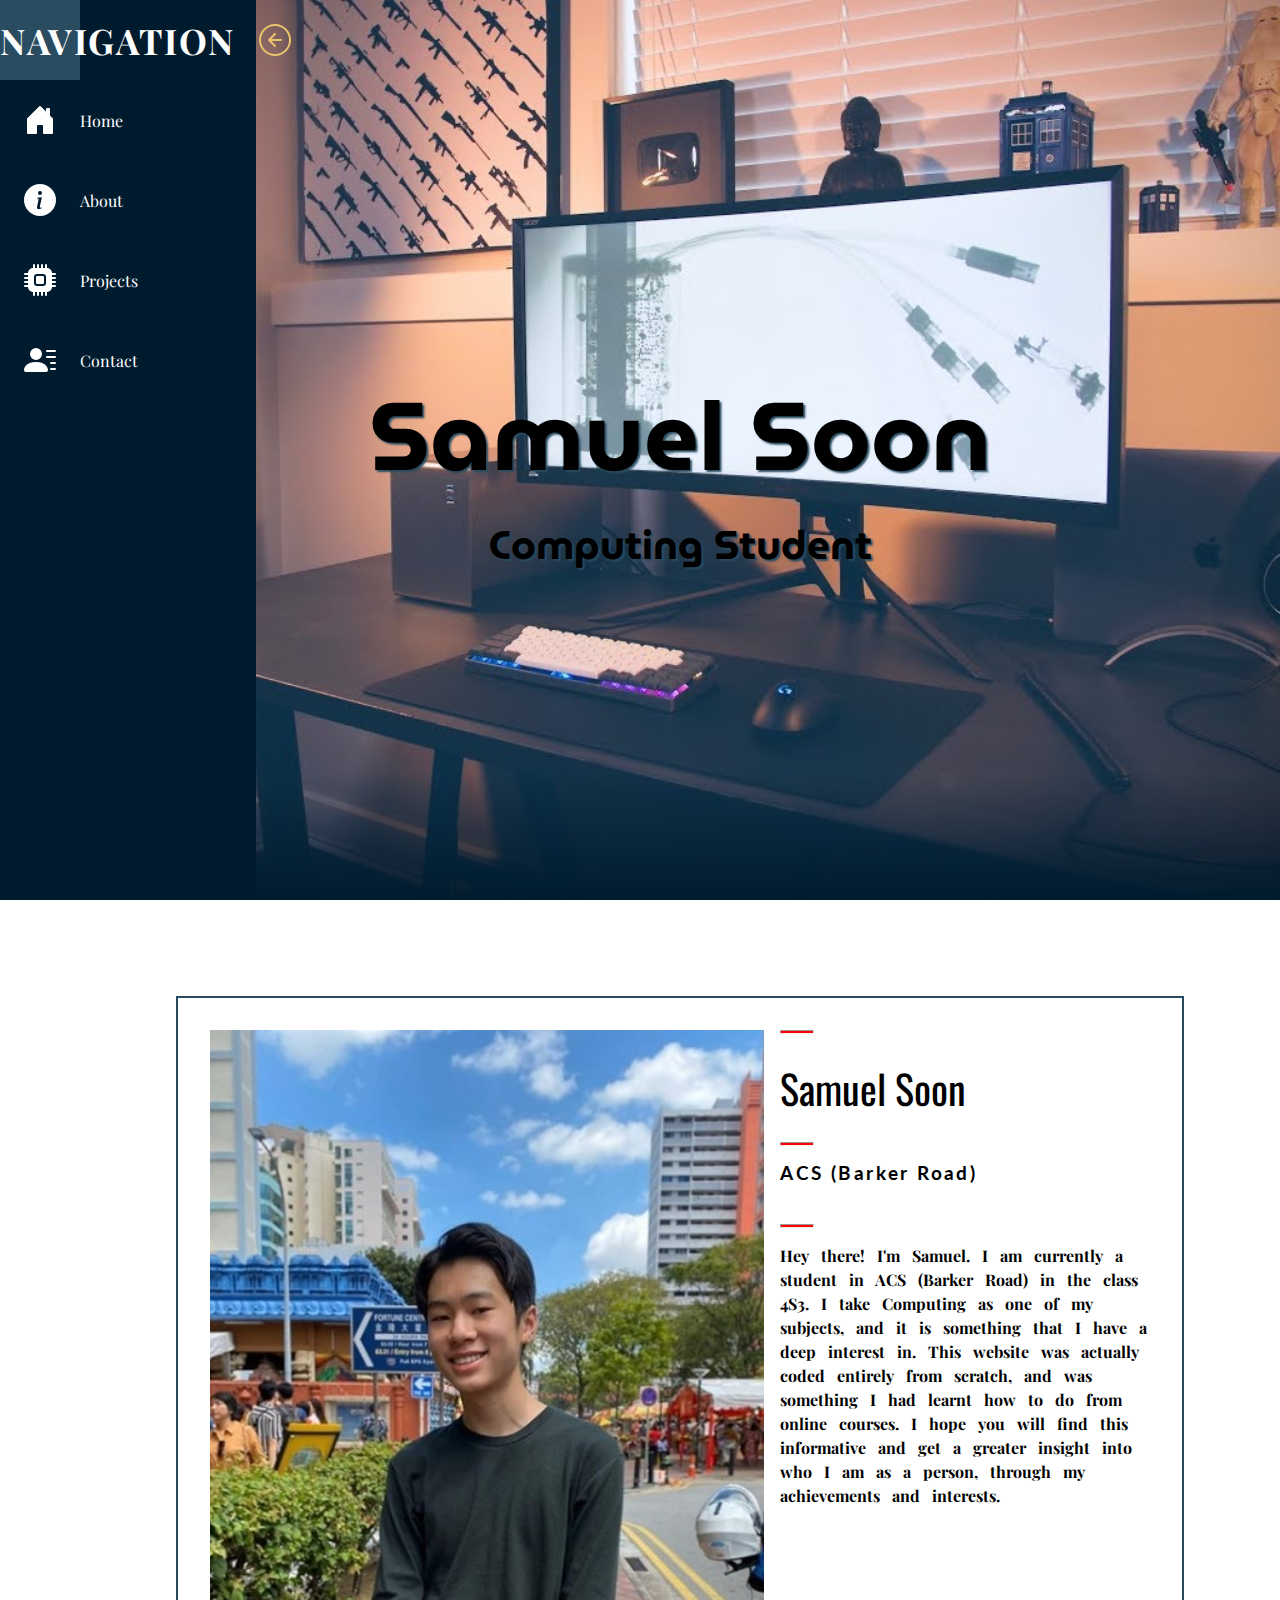
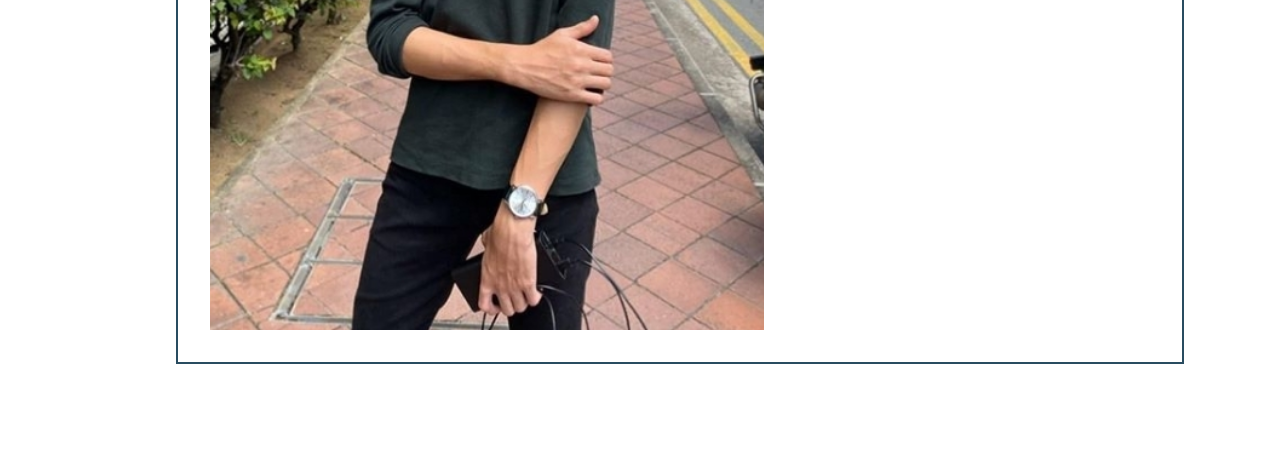
<file: index.html>
<!DOCTYPE html>
<html lang="en">

<head>
  <meta charset="UTF-8" />
  <meta name="viewport" content="width=device-width, initial-scale=1.0" />
  <title>Samuel Soon - Home</title>
  <link rel="stylesheet" href="indexstyle.css" />
  <!-- Google Fonts -->
  <link href="https://fonts.googleapis.com/css2?family=MuseoModerno&family=Playfair+Display&display=swap"
    rel="stylesheet" />
  <link href="https://fonts.googleapis.com/css2?family=Lato:wght@900&family=Oswald&family=Source+Sans+Pro&display=swap"
    rel="stylesheet" />
</head>

<body>
  <nav class="navbar">
    <ul class="navbar-nav">
      <!-- LOGO -->
      <li class="logo">
        <h1 class="nav-link" id="navigation">
          <span class="link-text">Navigation</span>
          <svg viewBox="0 0 16 16" class="bi bi-arrow-right-circle" fill="currentColor"
            xmlns="http://www.w3.org/2000/svg">
            <path fill-rule="evenodd" d="M8 15A7 7 0 1 0 8 1a7 7 0 0 0 0 14zm0 1A8 8 0 1 0 8 0a8 8 0 0 0 0 16z" />
            <path fill-rule="evenodd"
              d="M7.646 11.354a.5.5 0 0 1 0-.708L10.293 8 7.646 5.354a.5.5 0 1 1 .708-.708l3 3a.5.5 0 0 1 0 .708l-3 3a.5.5 0 0 1-.708 0z" />
            <path fill-rule="evenodd" d="M4.5 8a.5.5 0 0 1 .5-.5h5a.5.5 0 0 1 0 1H5a.5.5 0 0 1-.5-.5z" />
          </svg>
        </h1>
      </li>
      <!-- HOME -->
      <li class="nav-item">
        <a href="index.html" class="nav-link">
          <svg viewBox="0 0 16 16" class="bi bi-house-door-fill" fill="currentColor" xmlns="http://www.w3.org/2000/svg">
            <path
              d="M6.5 10.995V14.5a.5.5 0 0 1-.5.5H2a.5.5 0 0 1-.5-.5v-7a.5.5 0 0 1 .146-.354l6-6a.5.5 0 0 1 .708 0l6 6a.5.5 0 0 1 .146.354v7a.5.5 0 0 1-.5.5h-4a.5.5 0 0 1-.5-.5V11c0-.25-.25-.5-.5-.5H7c-.25 0-.5.25-.5.495z" />
            <path fill-rule="evenodd" d="M13 2.5V6l-2-2V2.5a.5.5 0 0 1 .5-.5h1a.5.5 0 0 1 .5.5z" />
          </svg>
          <span class="link-text">Home</span>
        </a>
      </li>
      <!-- ABOUT -->
      <li class="nav-item">
        <a href="aboutpage.html" class="nav-link">
          <svg viewBox="0 0 16 16" class="bi bi-info-circle-fill" fill="currentColor"
            xmlns="http://www.w3.org/2000/svg">
            <path fill-rule="evenodd"
              d="M8 16A8 8 0 1 0 8 0a8 8 0 0 0 0 16zm.93-9.412l-2.29.287-.082.38.45.083c.294.07.352.176.288.469l-.738 3.468c-.194.897.105 1.319.808 1.319.545 0 1.178-.252 1.465-.598l.088-.416c-.2.176-.492.246-.686.246-.275 0-.375-.193-.304-.533L8.93 6.588zM8 5.5a1 1 0 1 0 0-2 1 1 0 0 0 0 2z" />
          </svg>
          <span class="link-text">About</span>
        </a>
      </li>
      <!-- PROJECTS -->
      <li class="nav-item">
        <a href="projectspage.html" class="nav-link">
          <svg viewBox="0 0 16 16" class="bi bi-cpu-fill" fill="currentColor" xmlns="http://www.w3.org/2000/svg">
            <path fill-rule="evenodd"
              d="M5.5.5a.5.5 0 0 0-1 0V2A2.5 2.5 0 0 0 2 4.5H.5a.5.5 0 0 0 0 1H2v1H.5a.5.5 0 0 0 0 1H2v1H.5a.5.5 0 0 0 0 1H2v1H.5a.5.5 0 0 0 0 1H2A2.5 2.5 0 0 0 4.5 14v1.5a.5.5 0 0 0 1 0V14h1v1.5a.5.5 0 0 0 1 0V14h1v1.5a.5.5 0 0 0 1 0V14h1v1.5a.5.5 0 0 0 1 0V14a2.5 2.5 0 0 0 2.5-2.5h1.5a.5.5 0 0 0 0-1H14v-1h1.5a.5.5 0 0 0 0-1H14v-1h1.5a.5.5 0 0 0 0-1H14v-1h1.5a.5.5 0 0 0 0-1H14A2.5 2.5 0 0 0 11.5 2V.5a.5.5 0 0 0-1 0V2h-1V.5a.5.5 0 0 0-1 0V2h-1V.5a.5.5 0 0 0-1 0V2h-1V.5zm1 4.5A1.5 1.5 0 0 0 5 6.5v3A1.5 1.5 0 0 0 6.5 11h3A1.5 1.5 0 0 0 11 9.5v-3A1.5 1.5 0 0 0 9.5 5h-3zm0 1a.5.5 0 0 0-.5.5v3a.5.5 0 0 0 .5.5h3a.5.5 0 0 0 .5-.5v-3a.5.5 0 0 0-.5-.5h-3z" />
          </svg>
          <span class="link-text">Projects</span>
        </a>
      </li>
      <!-- CONTACT -->
      <li class="nav-item">
        <a href="contactpage.html" class="nav-link">
          <svg viewBox="0 0 16 16" class="bi bi-person-lines-fill" fill="currentColor"
            xmlns="http://www.w3.org/2000/svg">
            <path fill-rule="evenodd"
              d="M1 14s-1 0-1-1 1-4 6-4 6 3 6 4-1 1-1 1H1zm5-6a3 3 0 1 0 0-6 3 3 0 0 0 0 6zm7 1.5a.5.5 0 0 1 .5-.5h2a.5.5 0 0 1 0 1h-2a.5.5 0 0 1-.5-.5zm-2-3a.5.5 0 0 1 .5-.5h4a.5.5 0 0 1 0 1h-4a.5.5 0 0 1-.5-.5zm0-3a.5.5 0 0 1 .5-.5h4a.5.5 0 0 1 0 1h-4a.5.5 0 0 1-.5-.5zm2 9a.5.5 0 0 1 .5-.5h2a.5.5 0 0 1 0 1h-2a.5.5 0 0 1-.5-.5z" />
          </svg>
          <span class="link-text">Contact</span>
        </a>
      </li>
    </ul>
  </nav>
  <main>
    <header>
      <div class="page-banner">
        <div class="header-text">
          <h1>Samuel Soon</h1>
          <h2>Computing Student</h2>
        </div>
        <div class="gradient-block"></div>
      </div>
    </header>
    <section class="home-about">
      <div class="wrapper">
        <img src="./images/me1.jpg" alt="" />
        <div class="home-about-text1">
          <hr class="small" />
          <h2>Samuel Soon</h2>
          <hr class="small" />
          <h3>ACS (Barker Road)</h3>
          <hr class="small" />
          <p>
            Hey there! I'm Samuel. I am currently a student in ACS (Barker
            Road) in the class 4S3. I take Computing as one of my subjects,
            and it is something that I have a deep interest in. This website
            was actually coded entirely from scratch, and was something I had
            learnt how to do from online courses. I hope you will find this
            informative and get a greater insight into who I am as a person,
            through my achievements and interests.
          </p>
        </div>
      </div>
    </section>
  </main>
</body>

</html>
</file>
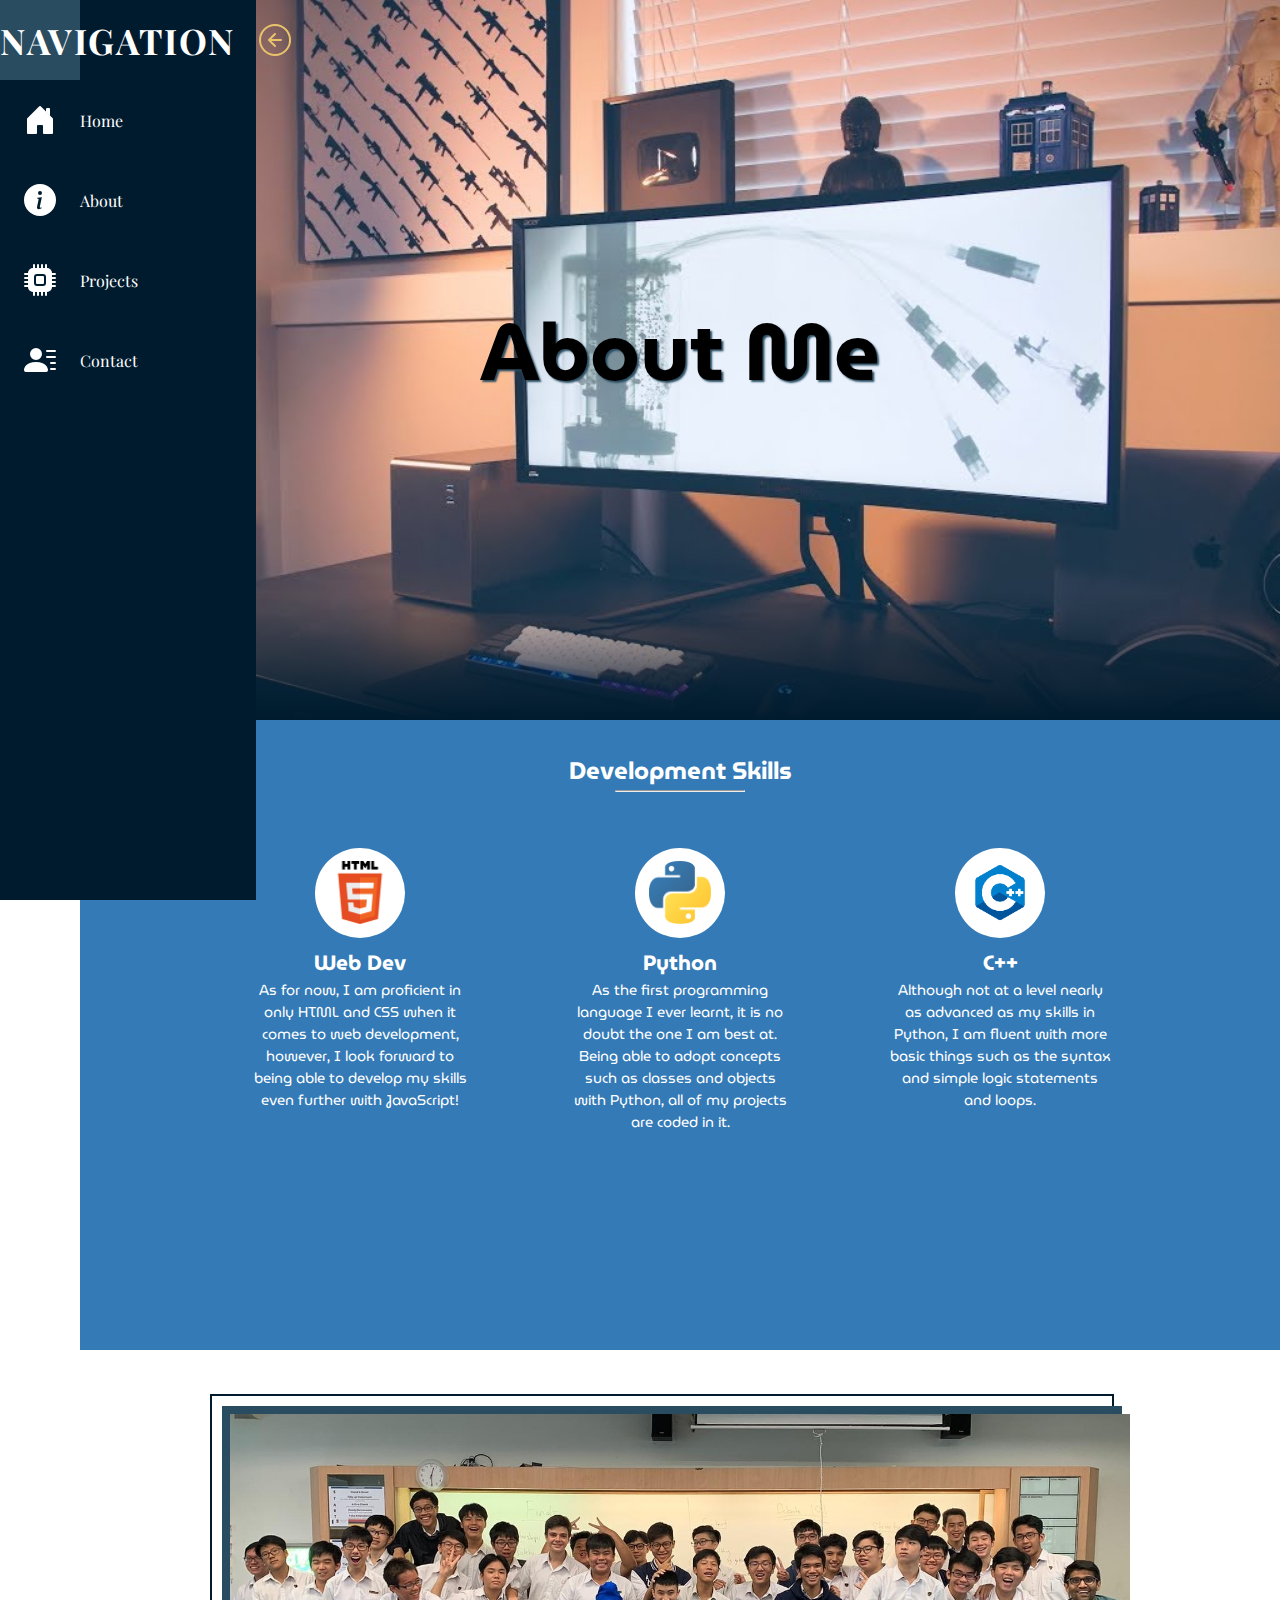
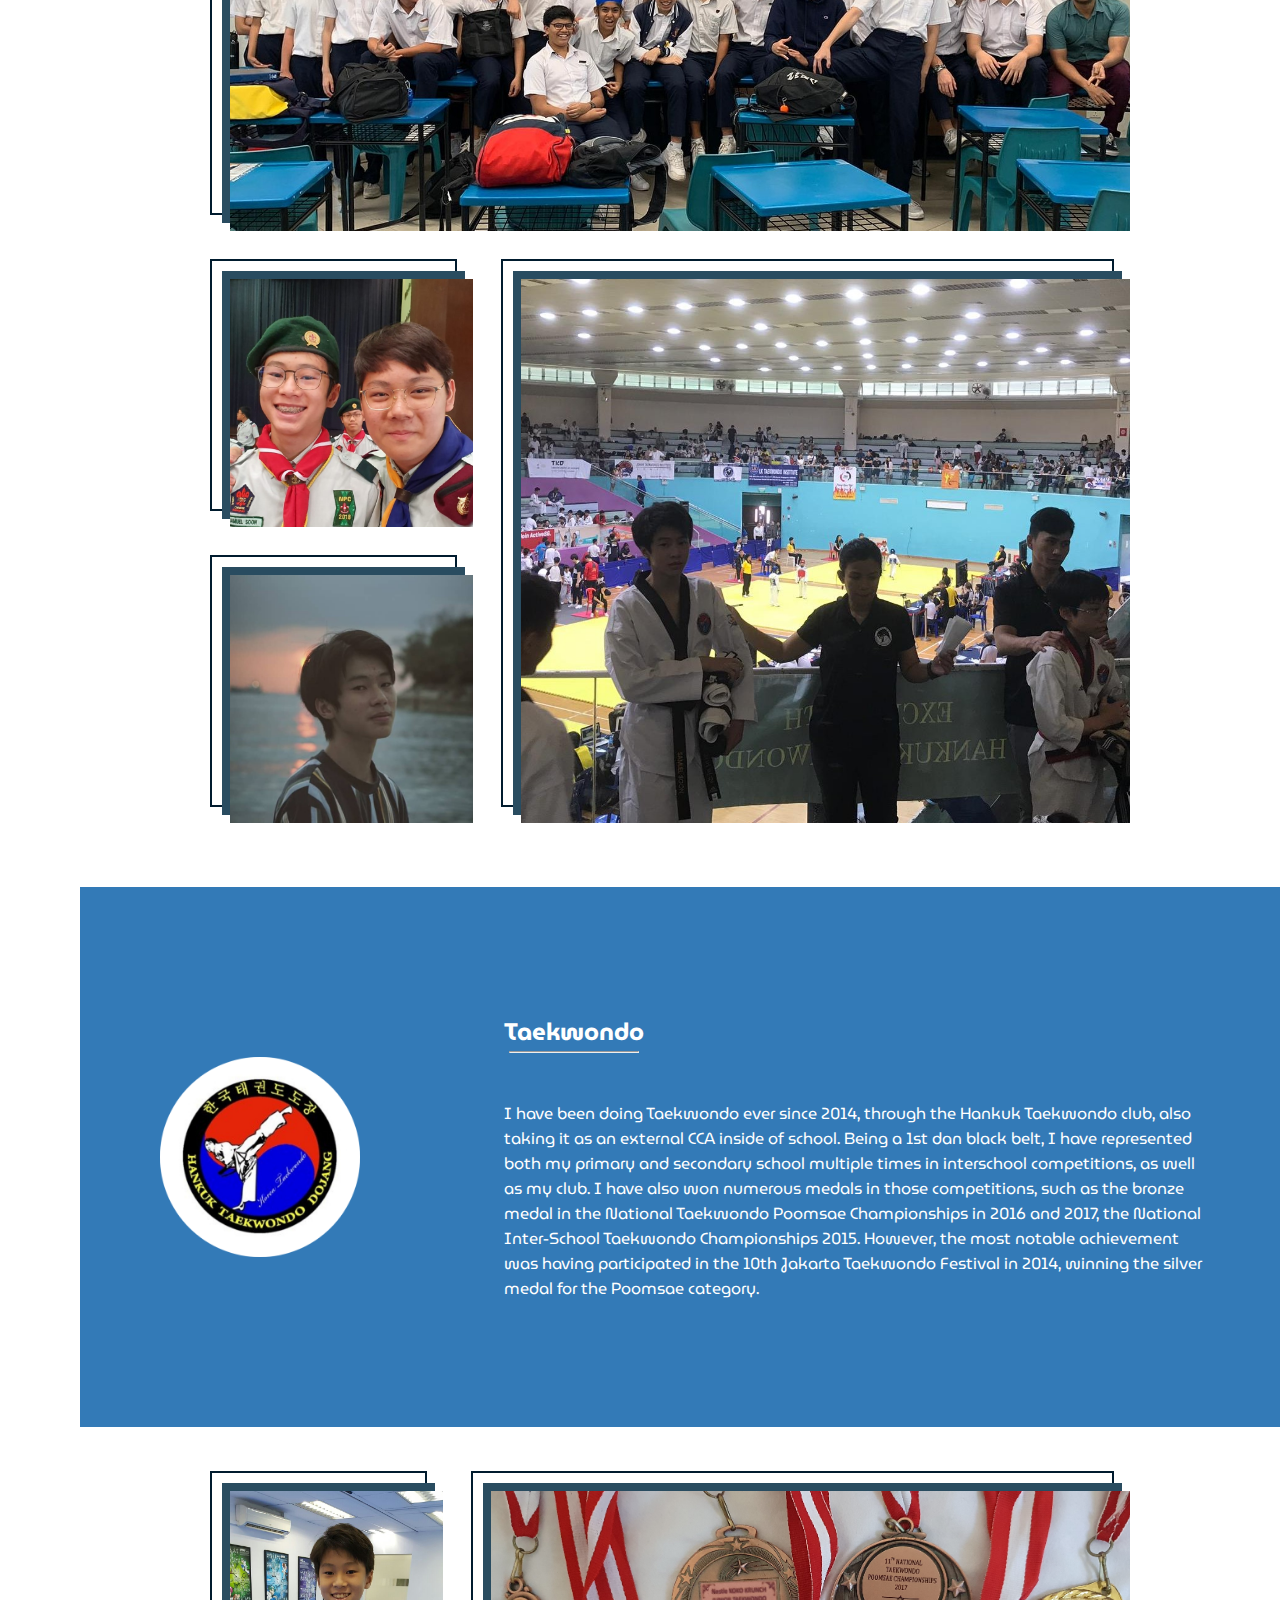
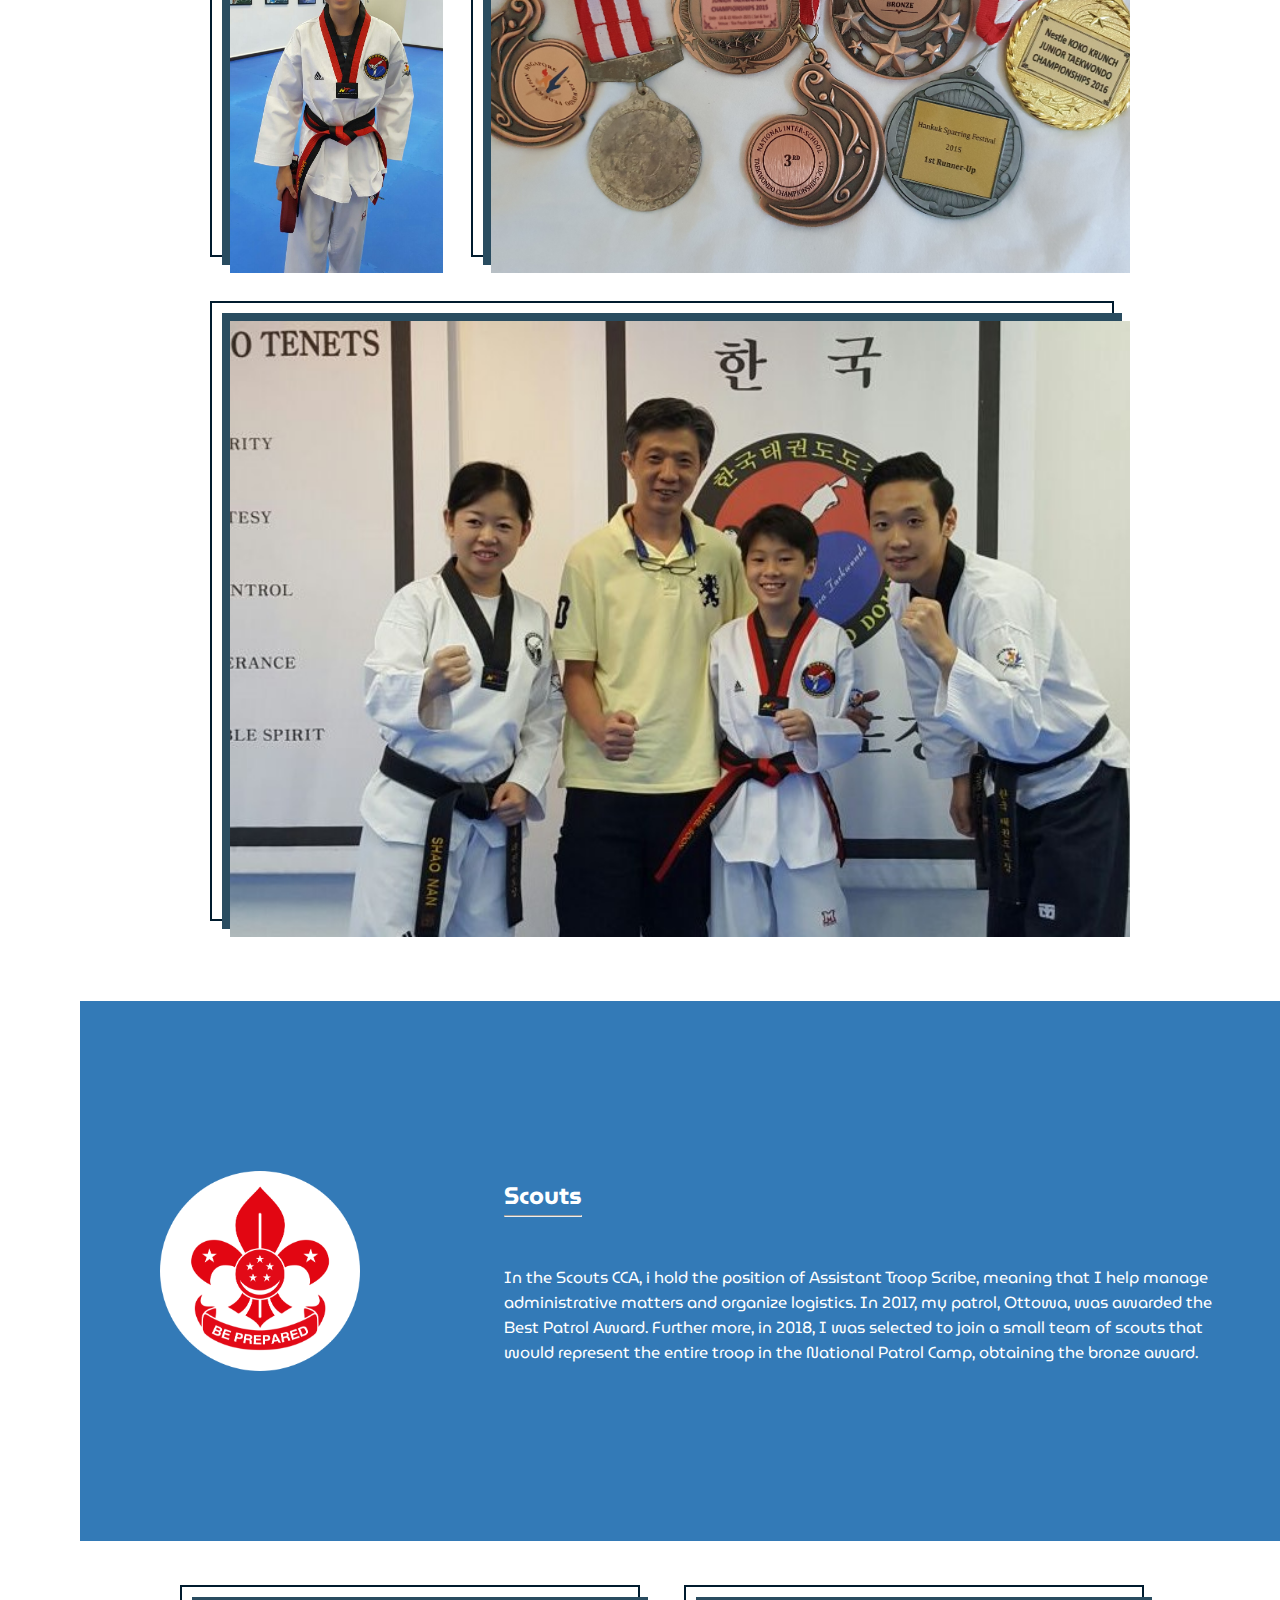
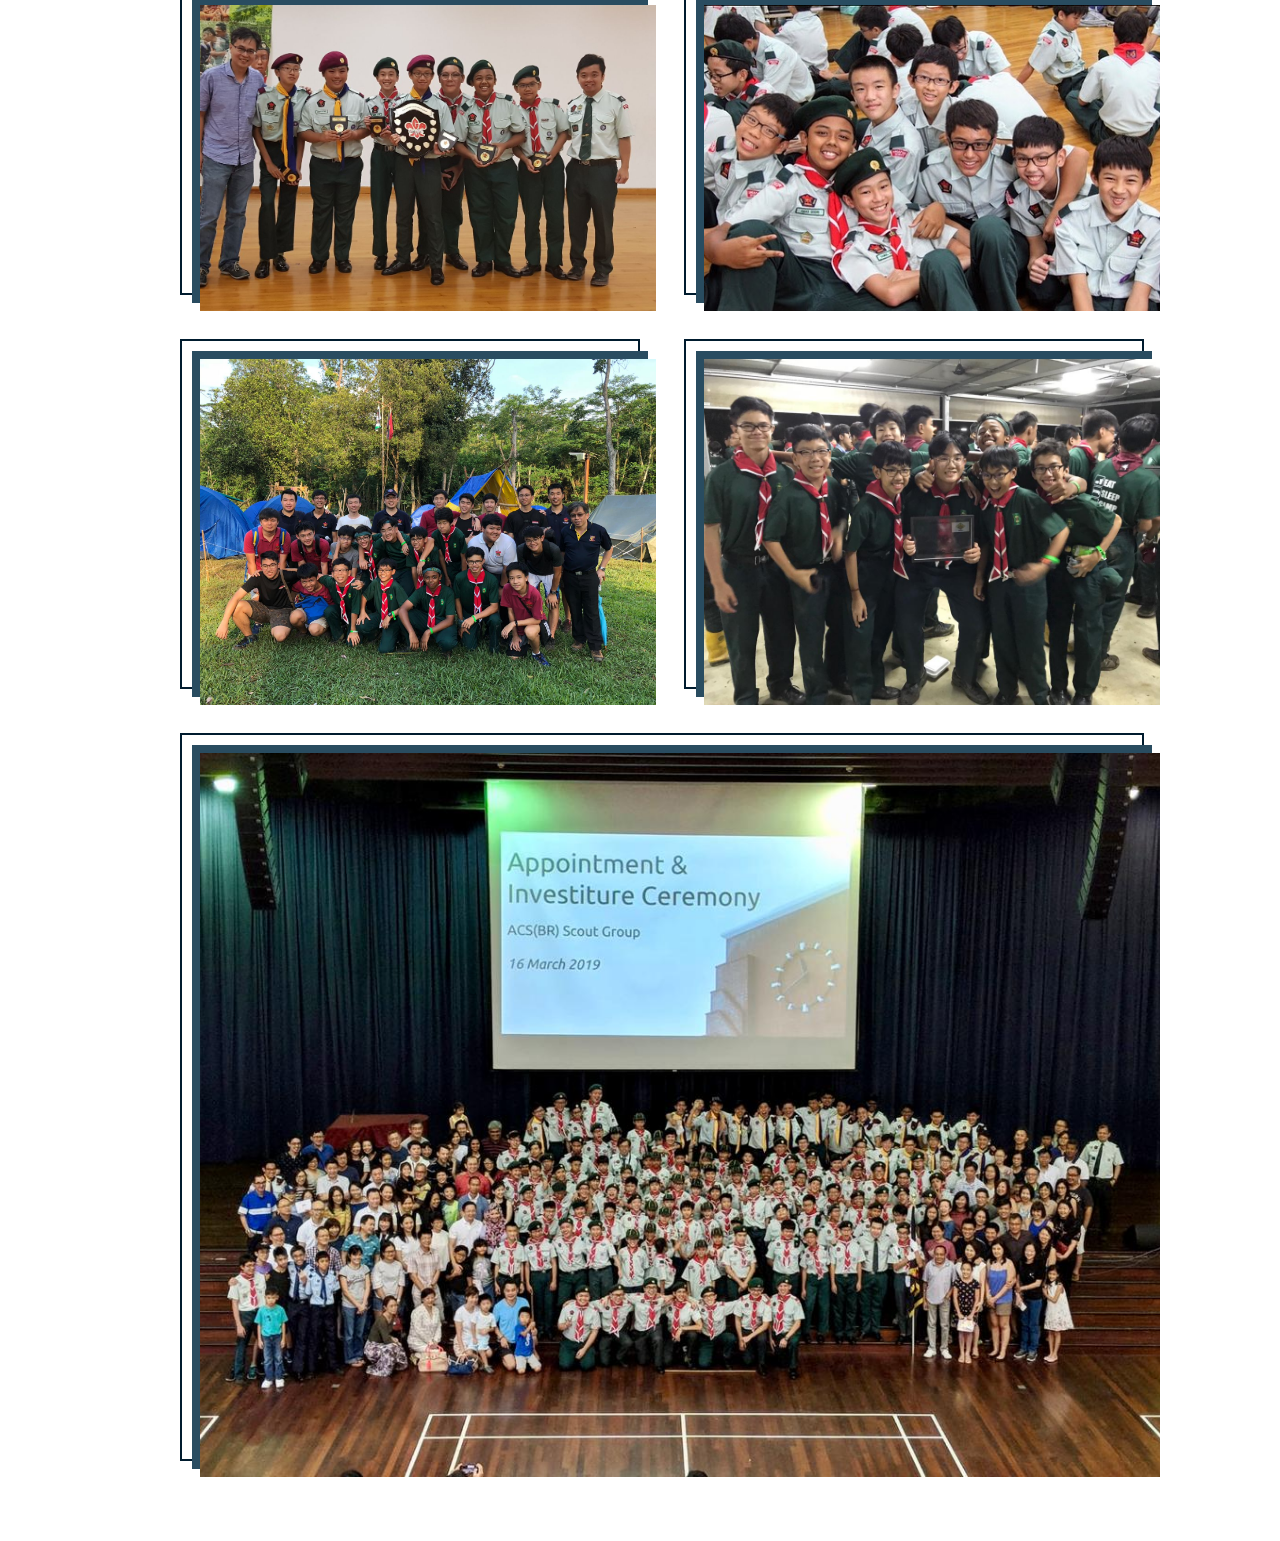
<file: aboutpage.html>
<!DOCTYPE html>
<html lang="en">
  <head>
    <meta charset="UTF-8" />
    <meta name="viewport" content="width=device-width, initial-scale=1.0" />
    <title>Samuel Soon - About</title>
    <link rel="stylesheet" href="aboutpagestyle.css" />
    <!-- Google Fonts -->
    <link
      href="https://fonts.googleapis.com/css2?family=MuseoModerno&family=Playfair+Display&display=swap"
      rel="stylesheet"
    />
    <link
      href="https://fonts.googleapis.com/css2?family=Lato:wght@900&family=Oswald&family=Source+Sans+Pro&display=swap"
      rel="stylesheet"
    />
    <link
      href="https://fonts.googleapis.com/css2?family=Roboto:wght@300;500&display=swap"
      rel="stylesheet"
    />
  </head>

  <body>
    <nav class="navbar">
      <ul class="navbar-nav">
        <!-- LOGO -->
        <li class="logo">
          <h1 class="nav-link">
            <span class="link-text">Navigation</span>
            <svg
              viewBox="0 0 16 16"
              class="bi bi-arrow-right-circle"
              fill="currentColor"
              xmlns="http://www.w3.org/2000/svg"
            >
              <path
                fill-rule="evenodd"
                d="M8 15A7 7 0 1 0 8 1a7 7 0 0 0 0 14zm0 1A8 8 0 1 0 8 0a8 8 0 0 0 0 16z"
              />
              <path
                fill-rule="evenodd"
                d="M7.646 11.354a.5.5 0 0 1 0-.708L10.293 8 7.646 5.354a.5.5 0 1 1 .708-.708l3 3a.5.5 0 0 1 0 .708l-3 3a.5.5 0 0 1-.708 0z"
              />
              <path
                fill-rule="evenodd"
                d="M4.5 8a.5.5 0 0 1 .5-.5h5a.5.5 0 0 1 0 1H5a.5.5 0 0 1-.5-.5z"
              />
            </svg>
          </h1>
        </li>
        <!-- HOME -->
        <li class="nav-item">
          <a href="index.html" class="nav-link">
            <svg
              viewBox="0 0 16 16"
              class="bi bi-house-door-fill"
              fill="currentColor"
              xmlns="http://www.w3.org/2000/svg"
            >
              <path
                d="M6.5 10.995V14.5a.5.5 0 0 1-.5.5H2a.5.5 0 0 1-.5-.5v-7a.5.5 0 0 1 .146-.354l6-6a.5.5 0 0 1 .708 0l6 6a.5.5 0 0 1 .146.354v7a.5.5 0 0 1-.5.5h-4a.5.5 0 0 1-.5-.5V11c0-.25-.25-.5-.5-.5H7c-.25 0-.5.25-.5.495z"
              />
              <path
                fill-rule="evenodd"
                d="M13 2.5V6l-2-2V2.5a.5.5 0 0 1 .5-.5h1a.5.5 0 0 1 .5.5z"
              />
            </svg>
            <span class="link-text">Home</span>
          </a>
        </li>
        <!-- ABOUT -->
        <li class="nav-item">
          <a href="aboutpage.html" class="nav-link">
            <svg
              viewBox="0 0 16 16"
              class="bi bi-info-circle-fill"
              fill="currentColor"
              xmlns="http://www.w3.org/2000/svg"
            >
              <path
                fill-rule="evenodd"
                d="M8 16A8 8 0 1 0 8 0a8 8 0 0 0 0 16zm.93-9.412l-2.29.287-.082.38.45.083c.294.07.352.176.288.469l-.738 3.468c-.194.897.105 1.319.808 1.319.545 0 1.178-.252 1.465-.598l.088-.416c-.2.176-.492.246-.686.246-.275 0-.375-.193-.304-.533L8.93 6.588zM8 5.5a1 1 0 1 0 0-2 1 1 0 0 0 0 2z"
              />
            </svg>
            <span class="link-text">About</span>
          </a>
        </li>
        <!-- PROJECTS -->
        <li class="nav-item">
          <a href="projectspage.html" class="nav-link">
            <svg
              viewBox="0 0 16 16"
              class="bi bi-cpu-fill"
              fill="currentColor"
              xmlns="http://www.w3.org/2000/svg"
            >
              <path
                fill-rule="evenodd"
                d="M5.5.5a.5.5 0 0 0-1 0V2A2.5 2.5 0 0 0 2 4.5H.5a.5.5 0 0 0 0 1H2v1H.5a.5.5 0 0 0 0 1H2v1H.5a.5.5 0 0 0 0 1H2v1H.5a.5.5 0 0 0 0 1H2A2.5 2.5 0 0 0 4.5 14v1.5a.5.5 0 0 0 1 0V14h1v1.5a.5.5 0 0 0 1 0V14h1v1.5a.5.5 0 0 0 1 0V14h1v1.5a.5.5 0 0 0 1 0V14a2.5 2.5 0 0 0 2.5-2.5h1.5a.5.5 0 0 0 0-1H14v-1h1.5a.5.5 0 0 0 0-1H14v-1h1.5a.5.5 0 0 0 0-1H14v-1h1.5a.5.5 0 0 0 0-1H14A2.5 2.5 0 0 0 11.5 2V.5a.5.5 0 0 0-1 0V2h-1V.5a.5.5 0 0 0-1 0V2h-1V.5a.5.5 0 0 0-1 0V2h-1V.5zm1 4.5A1.5 1.5 0 0 0 5 6.5v3A1.5 1.5 0 0 0 6.5 11h3A1.5 1.5 0 0 0 11 9.5v-3A1.5 1.5 0 0 0 9.5 5h-3zm0 1a.5.5 0 0 0-.5.5v3a.5.5 0 0 0 .5.5h3a.5.5 0 0 0 .5-.5v-3a.5.5 0 0 0-.5-.5h-3z"
              />
            </svg>
            <span class="link-text">Projects</span>
          </a>
        </li>
        <!-- CONTACT -->
        <li class="nav-item">
          <a href="contactpage.html" class="nav-link">
            <svg
              viewBox="0 0 16 16"
              class="bi bi-person-lines-fill"
              fill="currentColor"
              xmlns="http://www.w3.org/2000/svg"
            >
              <path
                fill-rule="evenodd"
                d="M1 14s-1 0-1-1 1-4 6-4 6 3 6 4-1 1-1 1H1zm5-6a3 3 0 1 0 0-6 3 3 0 0 0 0 6zm7 1.5a.5.5 0 0 1 .5-.5h2a.5.5 0 0 1 0 1h-2a.5.5 0 0 1-.5-.5zm-2-3a.5.5 0 0 1 .5-.5h4a.5.5 0 0 1 0 1h-4a.5.5 0 0 1-.5-.5zm0-3a.5.5 0 0 1 .5-.5h4a.5.5 0 0 1 0 1h-4a.5.5 0 0 1-.5-.5zm2 9a.5.5 0 0 1 .5-.5h2a.5.5 0 0 1 0 1h-2a.5.5 0 0 1-.5-.5z"
              />
            </svg>
            <span class="link-text">Contact</span>
          </a>
        </li>
      </ul>
    </nav>
    <main>
      <header>
        <div class="page-banner">
          <div class="header-text">
            <h1>About Me</h1>
          </div>
          <div class="gradient-block"></div>
        </div>
      </header>

      <section class="aboutsection">
        <div class="dev-skills">
          <h2>Development Skills</h2>
          <hr class="line" />
          <div class="skills">
            <div class="skill-item">
              <div class="skill-icon">
                <img src="./images/htmllogo.png" alt="" />
              </div>
              <h3>Web Dev</h3>
              <p>
                As for now, I am proficient in only HTML and CSS when it comes
                to web development, however, I look forward to being able to
                develop my skills even further with JavaScript!
              </p>
            </div>
            <div class="skill-item">
              <div class="skill-icon">
                <img src="./images/pythonlogo.png" alt="" />
              </div>
              <h3>Python</h3>
              <p>
                As the first programming language I ever learnt, it is no doubt
                the one I am best at. Being able to adopt concepts such as
                classes and objects with Python, all of my projects are coded in
                it.
              </p>
            </div>
            <div class="skill-item">
              <div class="skill-icon">
                <img src="./images/cpplogo.png" alt="" />
              </div>
              <h3>C++</h3>
              <p>
                Although not at a level nearly as advanced as my skills in
                Python, I am fluent with more basic things such as the syntax
                and simple logic statements and loops.
              </p>
            </div>
          </div>
        </div>
      </section>
      <section class="grids">
        <div class="wrapper">
          <div class="box1"><img src="./images/classphoto.jpg" alt="" /></div>
          <div class="box2"><img src="./images/scoutphoto.jpg" alt="" /></div>
          <div class="box3"><img src="./images/tkdphoto.jpg" alt="" /></div>
          <div class="box4"><img src="./images/me2.jpg" alt="" /></div>
        </div>
      </section>
      <section class="tkd-main">
        <div class="tkd-header">
          <img src="./images/hankuktkdlogo.png" alt="" />
          <div>
            <div class="line-sep">
              <h2>Taekwondo</h2>
              <hr class="line" />
            </div>
            <p>
              I have been doing Taekwondo ever since 2014, through the Hankuk
              Taekwondo club, also taking it as an external CCA inside of
              school. Being a 1st dan black belt, I have represented both my
              primary and secondary school multiple times in interschool
              competitions, as well as my club. I have also won numerous medals
              in those competitions, such as the bronze medal in the National
              Taekwondo Poomsae Championships in 2016 and 2017, the National
              Inter-School Taekwondo Championships 2015. However, the most
              notable achievement was having participated in the 10th Jakarta
              Taekwondo Festival in 2014, winning the silver medal for the
              Poomsae category.
            </p>
          </div>
        </div>
        <div class="tkd-image-grid">
          <div class="tkd-box-1">
            <img src="./images/tkdpicture1.jpg" alt="" />
          </div>
          <div class="tkd-box-2">
            <img src="./images/tkdpicture2.jpg" alt="" />
          </div>
          <div class="tkd-box-3">
            <img src="./images/tkdpicture3.jpg" alt="" />
          </div>
        </div>
      </section>
      <section class="scouts-main">
        <div class="scouts-header">
          <img src="./images/sgscoutslogo.png" alt="" />
          <div>
            <div class="line-sep">
              <h2>Scouts</h2>
              <hr class="line" />
            </div>
            <p>
              In the Scouts CCA, i hold the position of Assistant Troop Scribe,
              meaning that I help manage administrative matters and organize
              logistics. In 2017, my patrol, Ottowa, was awarded the Best Patrol
              Award. Further more, in 2018, I was selected to join a small team
              of scouts that would represent the entire troop in the National
              Patrol Camp, obtaining the bronze award.
            </p>
          </div>
        </div>
        <div class="scouts-image-grid">
          <div class="scouts-box-1">
            <img src="./images/scoutspicture1.jpg" alt="" />
          </div>
          <div class="scouts-box-2">
            <img src="./images/scoutspicture2.jpg" alt="" />
          </div>
          <div class="scouts-box-3">
            <img src="./images/scoutspicture3.jpg" alt="" />
          </div>
          <div class="scouts-box-3">
            <img src="./images/scoutspicture4.jpg" alt="" />
          </div>
          <div class="scouts-box-3">
            <img src="./images/scoutspicture5.jpg" alt="" />
          </div>
        </div>
      </section>
    </main>
  </body>
</html>
</file>
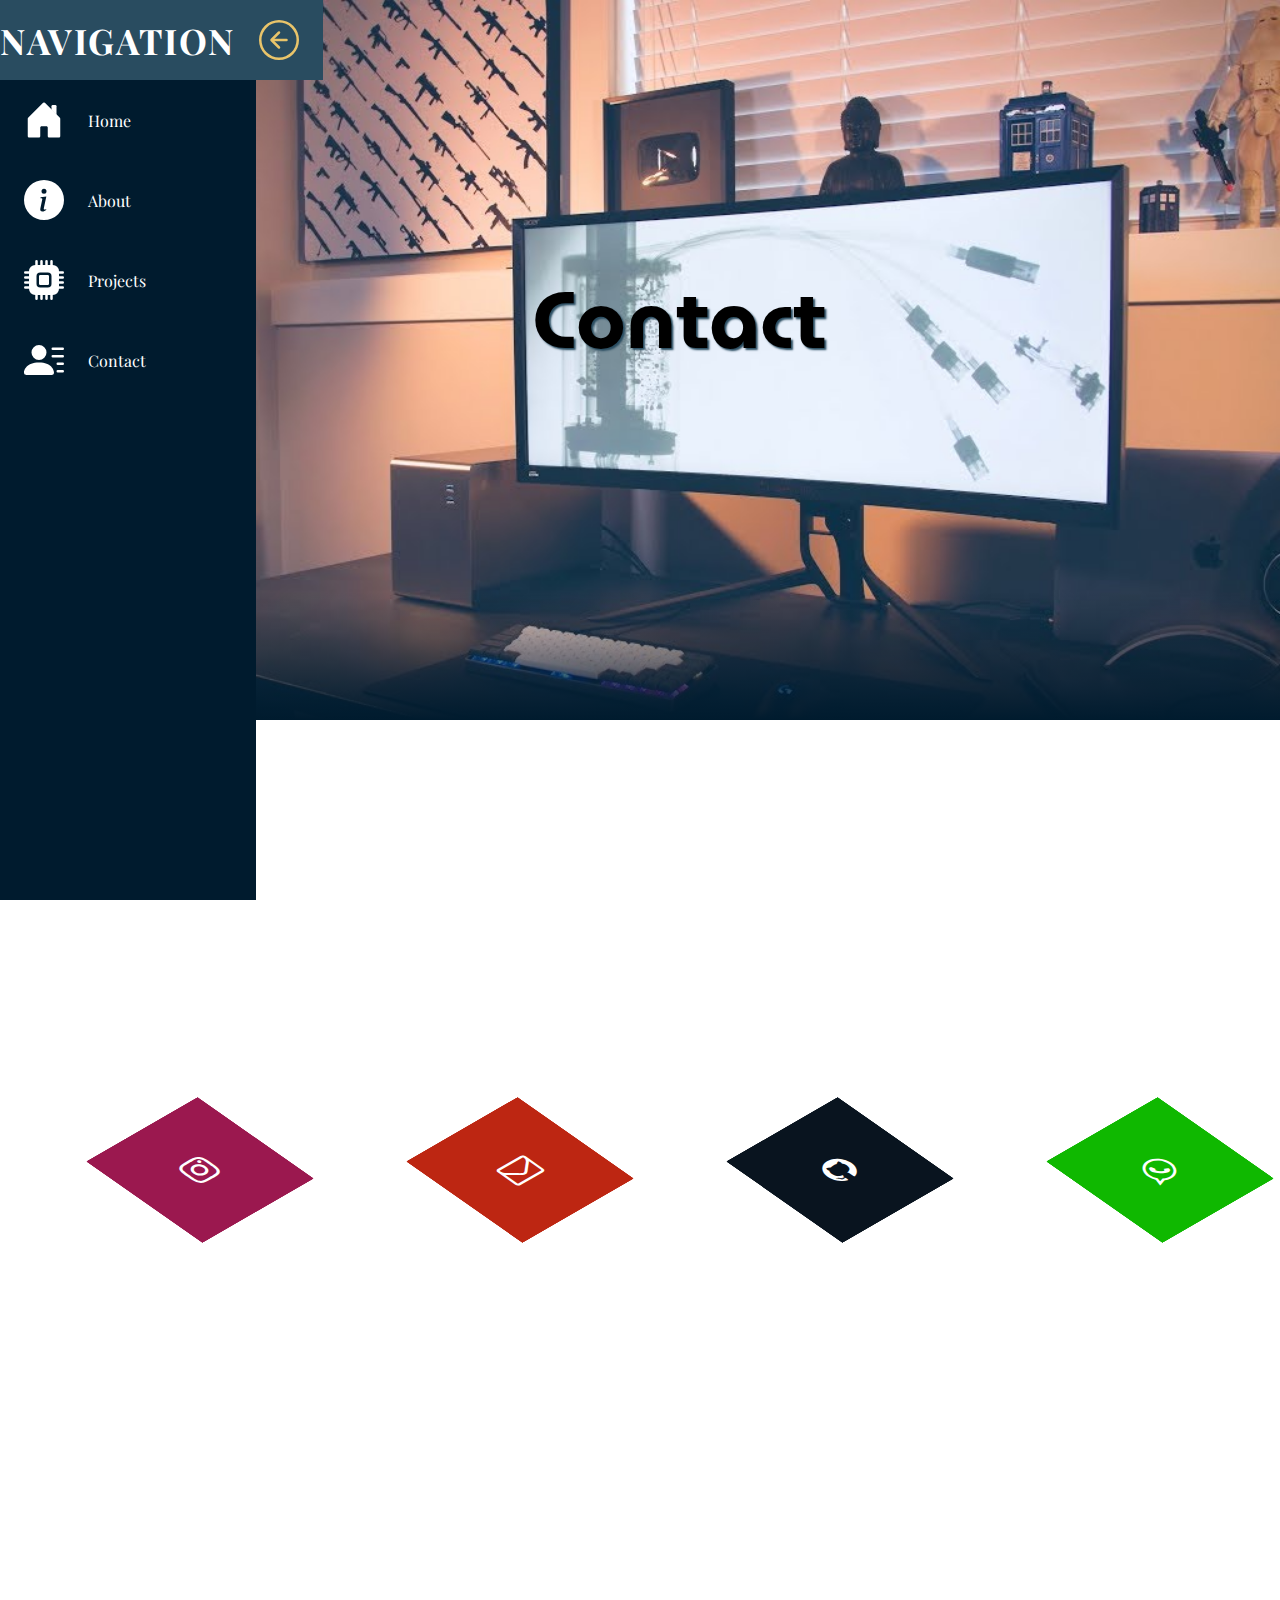
<file: contactpage.html>
<!DOCTYPE html>
<html lang="en">

<head>
  <meta charset="UTF-8" />
  <meta name="viewport" content="width=device-width, initial-scale=1.0" />
  <title>Samuel Soon - Contact</title>
  <link rel="stylesheet" href="contactpagestyle.css" />
  <link rel="stylesheet" href="https://stackpath.bootstrapcdn.com/font-awesome/4.7.0/css/font-awesome.min.css"
    integrity="sha384-wvfXpqpZZVQGK6TAh5PVlGOfQNHSoD2xbE+QkPxCAFlNEevoEH3Sl0sibVcOQVnN" crossorigin="anonymous" />
  <!-- Google Fonts -->
  <link href="https://fonts.googleapis.com/css2?family=MuseoModerno&family=Playfair+Display&display=swap"
    rel="stylesheet" />
  <link href="https://fonts.googleapis.com/css2?family=Lato:wght@900&family=Oswald&family=Source+Sans+Pro&display=swap"
    rel="stylesheet" />
</head>

<body>
  <nav class="navbar">
    <ul class="navbar-nav">
      <!-- LOGO -->
      <li class="logo">
        <h1 class="nav-link" id="navigation">
          <span class="link-text">Navigation</span>
          <svg viewBox="0 0 16 16" class="bi bi-arrow-right-circle" fill="currentColor"
            xmlns="http://www.w3.org/2000/svg">
            <path fill-rule="evenodd" d="M8 15A7 7 0 1 0 8 1a7 7 0 0 0 0 14zm0 1A8 8 0 1 0 8 0a8 8 0 0 0 0 16z" />
            <path fill-rule="evenodd"
              d="M7.646 11.354a.5.5 0 0 1 0-.708L10.293 8 7.646 5.354a.5.5 0 1 1 .708-.708l3 3a.5.5 0 0 1 0 .708l-3 3a.5.5 0 0 1-.708 0z" />
            <path fill-rule="evenodd" d="M4.5 8a.5.5 0 0 1 .5-.5h5a.5.5 0 0 1 0 1H5a.5.5 0 0 1-.5-.5z" />
          </svg>
        </h1>
      </li>
      <!-- HOME -->
      <li class="nav-item">
        <a href="index.html" class="nav-link">
          <svg viewBox="0 0 16 16" class="bi bi-house-door-fill" fill="currentColor" xmlns="http://www.w3.org/2000/svg">
            <path
              d="M6.5 10.995V14.5a.5.5 0 0 1-.5.5H2a.5.5 0 0 1-.5-.5v-7a.5.5 0 0 1 .146-.354l6-6a.5.5 0 0 1 .708 0l6 6a.5.5 0 0 1 .146.354v7a.5.5 0 0 1-.5.5h-4a.5.5 0 0 1-.5-.5V11c0-.25-.25-.5-.5-.5H7c-.25 0-.5.25-.5.495z" />
            <path fill-rule="evenodd" d="M13 2.5V6l-2-2V2.5a.5.5 0 0 1 .5-.5h1a.5.5 0 0 1 .5.5z" />
          </svg>
          <span class="link-text">Home</span>
        </a>
      </li>
      <!-- ABOUT -->
      <li class="nav-item">
        <a href="aboutpage.html" class="nav-link">
          <svg viewBox="0 0 16 16" class="bi bi-info-circle-fill" fill="currentColor"
            xmlns="http://www.w3.org/2000/svg">
            <path fill-rule="evenodd"
              d="M8 16A8 8 0 1 0 8 0a8 8 0 0 0 0 16zm.93-9.412l-2.29.287-.082.38.45.083c.294.07.352.176.288.469l-.738 3.468c-.194.897.105 1.319.808 1.319.545 0 1.178-.252 1.465-.598l.088-.416c-.2.176-.492.246-.686.246-.275 0-.375-.193-.304-.533L8.93 6.588zM8 5.5a1 1 0 1 0 0-2 1 1 0 0 0 0 2z" />
          </svg>
          <span class="link-text">About</span>
        </a>
      </li>
      <!-- PROJECTS -->
      <li class="nav-item">
        <a href="projectspage.html" class="nav-link">
          <svg viewBox="0 0 16 16" class="bi bi-cpu-fill" fill="currentColor" xmlns="http://www.w3.org/2000/svg">
            <path fill-rule="evenodd"
              d="M5.5.5a.5.5 0 0 0-1 0V2A2.5 2.5 0 0 0 2 4.5H.5a.5.5 0 0 0 0 1H2v1H.5a.5.5 0 0 0 0 1H2v1H.5a.5.5 0 0 0 0 1H2v1H.5a.5.5 0 0 0 0 1H2A2.5 2.5 0 0 0 4.5 14v1.5a.5.5 0 0 0 1 0V14h1v1.5a.5.5 0 0 0 1 0V14h1v1.5a.5.5 0 0 0 1 0V14h1v1.5a.5.5 0 0 0 1 0V14a2.5 2.5 0 0 0 2.5-2.5h1.5a.5.5 0 0 0 0-1H14v-1h1.5a.5.5 0 0 0 0-1H14v-1h1.5a.5.5 0 0 0 0-1H14v-1h1.5a.5.5 0 0 0 0-1H14A2.5 2.5 0 0 0 11.5 2V.5a.5.5 0 0 0-1 0V2h-1V.5a.5.5 0 0 0-1 0V2h-1V.5a.5.5 0 0 0-1 0V2h-1V.5zm1 4.5A1.5 1.5 0 0 0 5 6.5v3A1.5 1.5 0 0 0 6.5 11h3A1.5 1.5 0 0 0 11 9.5v-3A1.5 1.5 0 0 0 9.5 5h-3zm0 1a.5.5 0 0 0-.5.5v3a.5.5 0 0 0 .5.5h3a.5.5 0 0 0 .5-.5v-3a.5.5 0 0 0-.5-.5h-3z" />
          </svg>
          <span class="link-text">Projects</span>
        </a>
      </li>
      <!-- CONTACT -->
      <li class="nav-item">
        <a href="contactpage.html" class="nav-link">
          <svg viewBox="0 0 16 16" class="bi bi-person-lines-fill" fill="currentColor"
            xmlns="http://www.w3.org/2000/svg">
            <path fill-rule="evenodd"
              d="M1 14s-1 0-1-1 1-4 6-4 6 3 6 4-1 1-1 1H1zm5-6a3 3 0 1 0 0-6 3 3 0 0 0 0 6zm7 1.5a.5.5 0 0 1 .5-.5h2a.5.5 0 0 1 0 1h-2a.5.5 0 0 1-.5-.5zm-2-3a.5.5 0 0 1 .5-.5h4a.5.5 0 0 1 0 1h-4a.5.5 0 0 1-.5-.5zm0-3a.5.5 0 0 1 .5-.5h4a.5.5 0 0 1 0 1h-4a.5.5 0 0 1-.5-.5zm2 9a.5.5 0 0 1 .5-.5h2a.5.5 0 0 1 0 1h-2a.5.5 0 0 1-.5-.5z" />
          </svg>
          <span class="link-text">Contact</span>
        </a>
      </li>
    </ul>
  </nav>
  <main>
    <header>
      <div class="page-banner">
        <div class="header-text">
          <h1>Contact</h1>
        </div>
        <div class="gradient-block"></div>
      </div>
    </header>
    <section class="contacts">
      <ul>
        <li>
          <!-- Instagram -->
          <a href="https://www.instagram.com/jlsamsson/?hl=en" target="_blank">
            <span></span>
            <span></span>
            <span></span>
            <span class="fa fa-instagram" aria-hidden="true"></span>
          </a>
        </li>
        <li>
          <!-- G-Mail -->
          <a href="mailto:ssamuelssoon@gmail.com" target="_blank">
            <span></span>
            <span></span>
            <span></span>
            <span class="fa fa-envelope-o" aria-hidden="true"></span>
          </a>
        </li>
        <li>
          <!-- GitHub -->
          <a href="https://github.com/SamuelSoon212" target="_blank">
            <span></span>
            <span></span>
            <span></span>
            <span class="fa fa-github" aria-hidden="true"></span>
          </a>
        </li>
        <li>
          <!-- Whatsapp -->
          <a href="https://wa.me/6587781165" target="_blank">
            <span></span>
            <span></span>
            <span></span>
            <span class="fa fa-whatsapp" aria-hidden="true"></span>
          </a>
        </li>
      </ul>
    </section>
  </main>
</body>

</html>
</file>
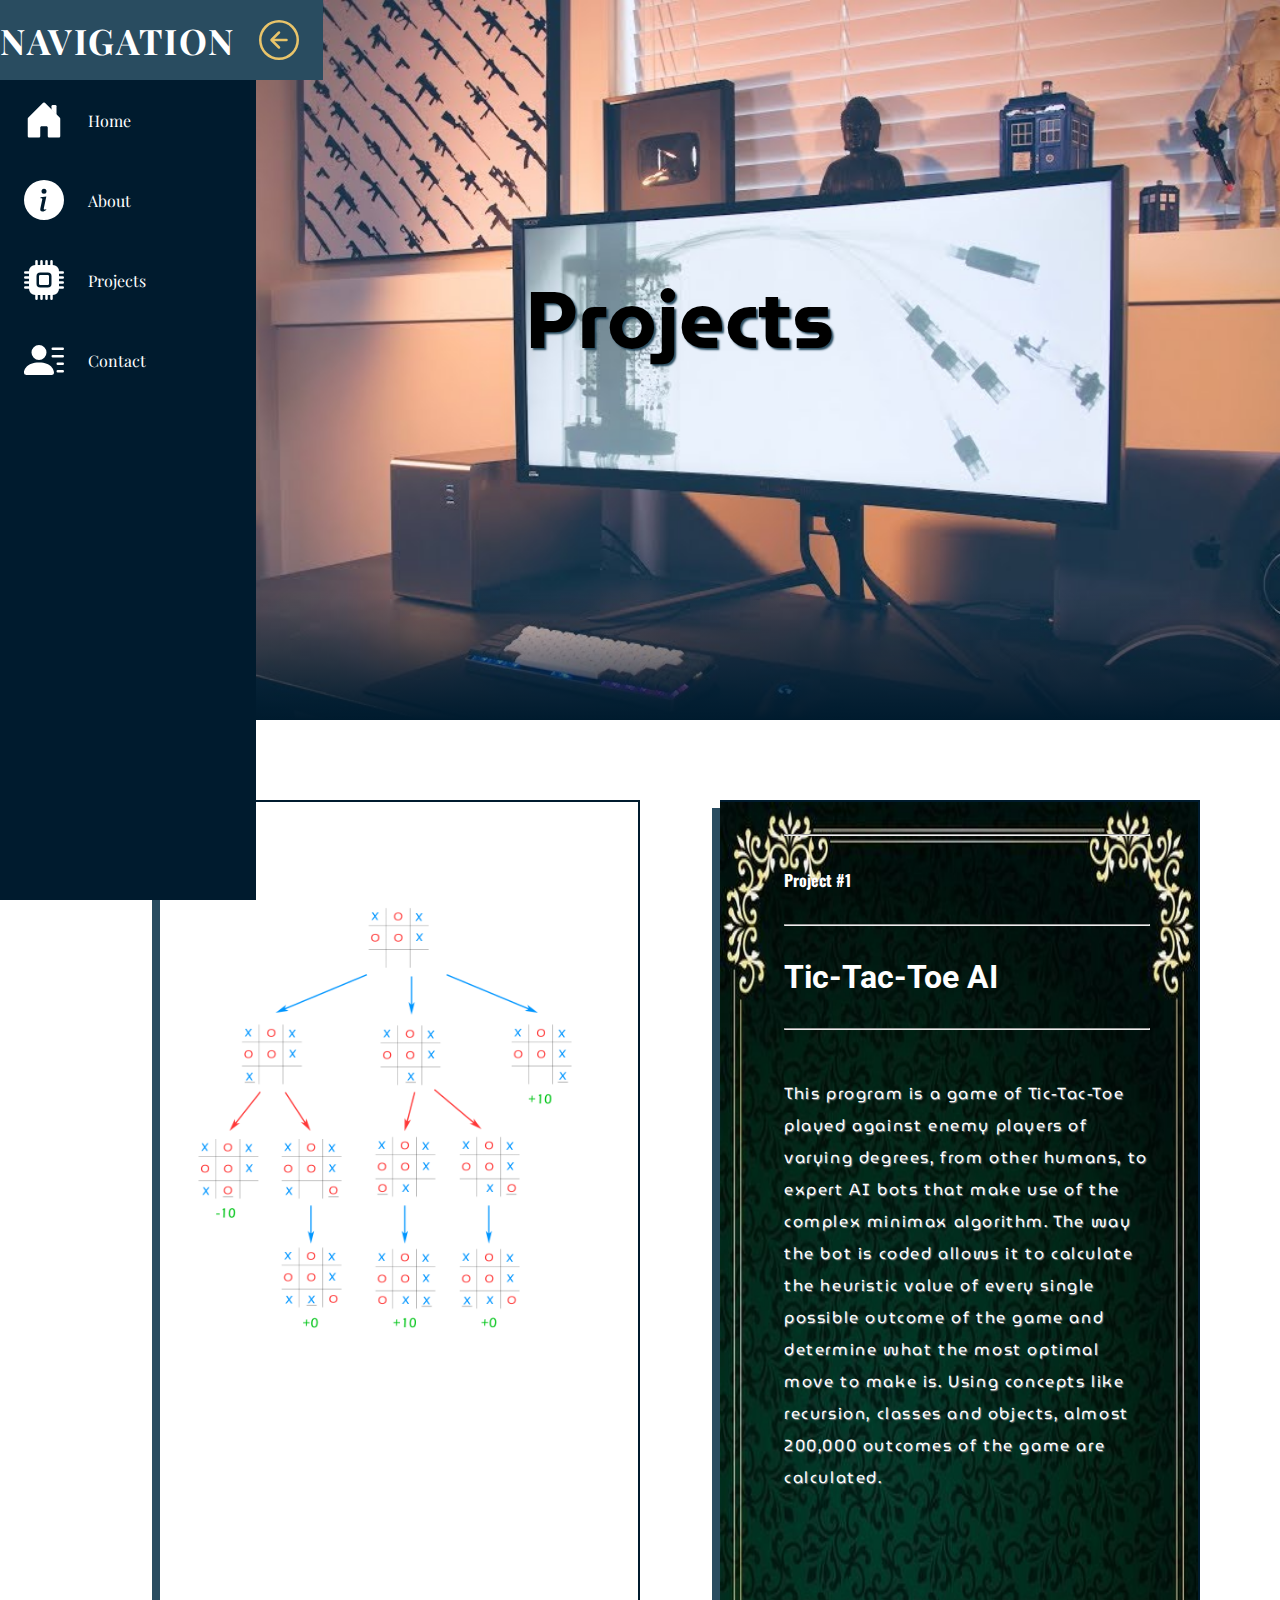
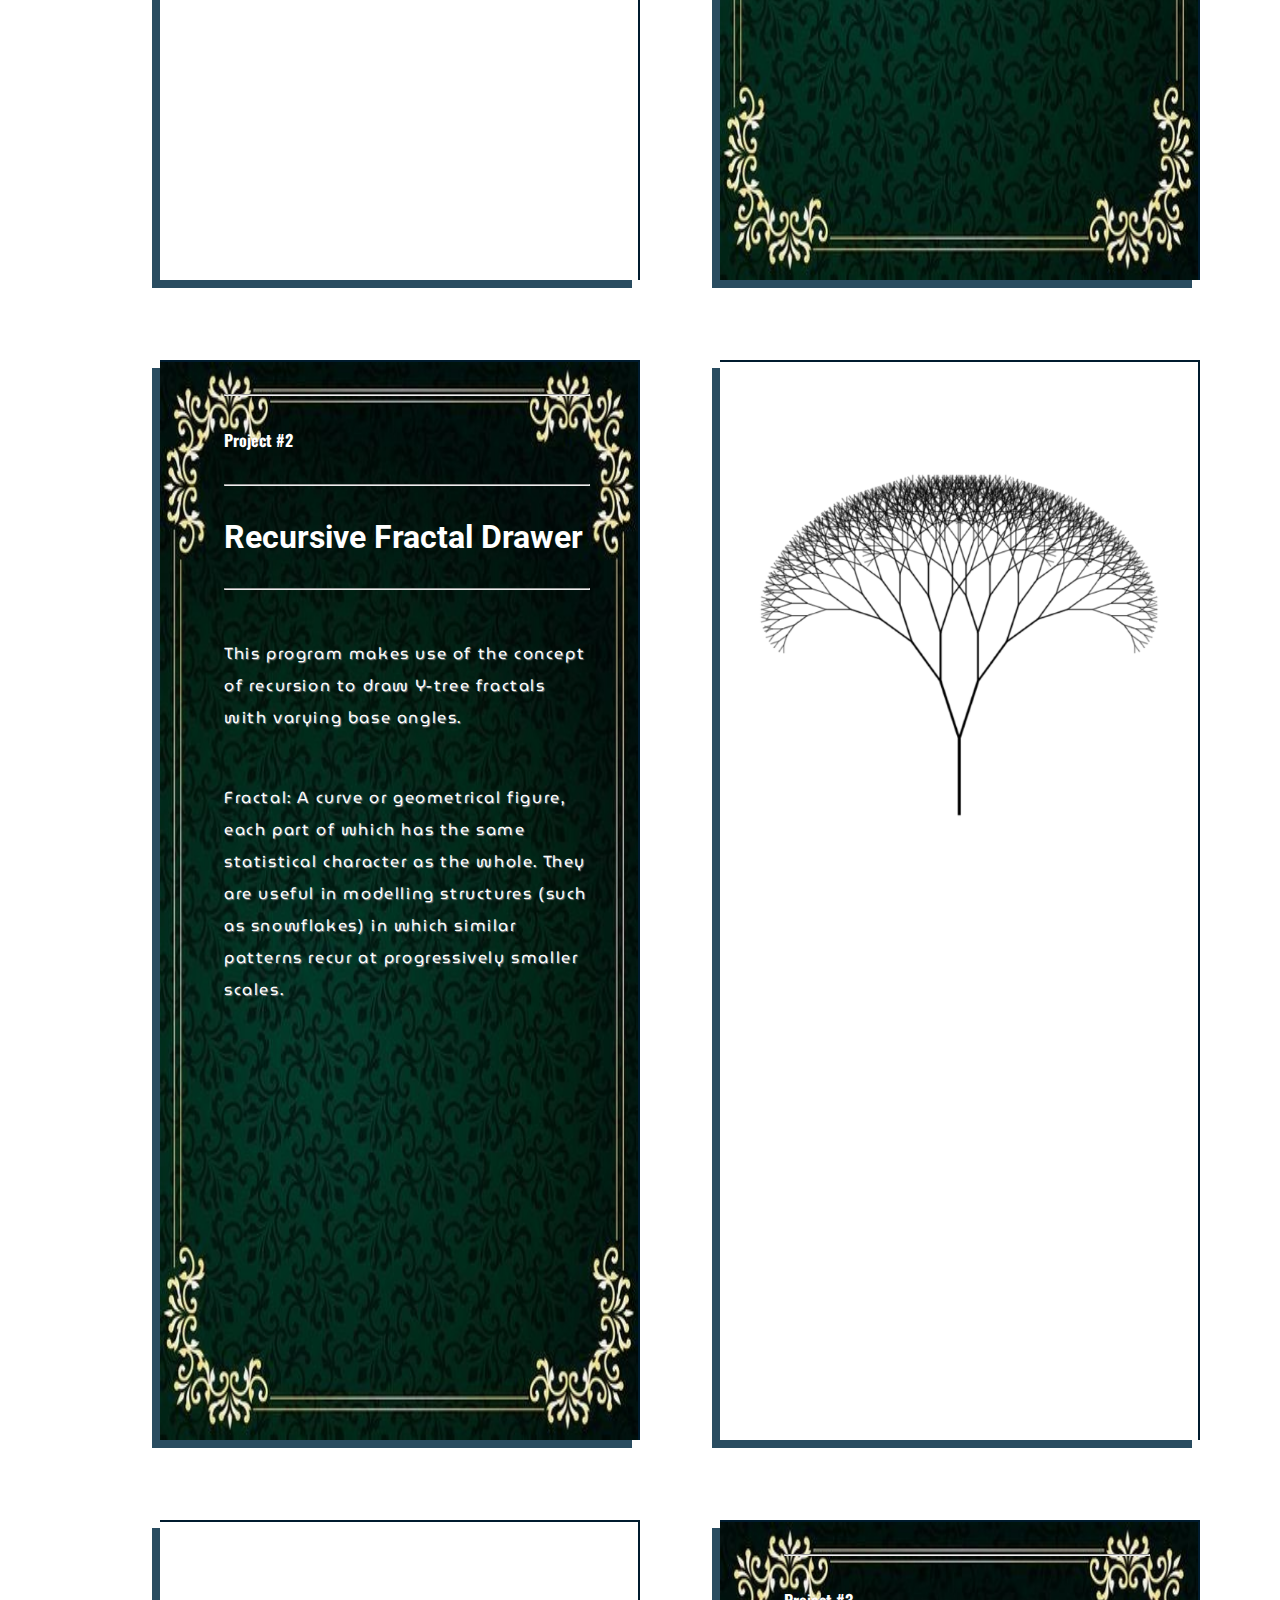
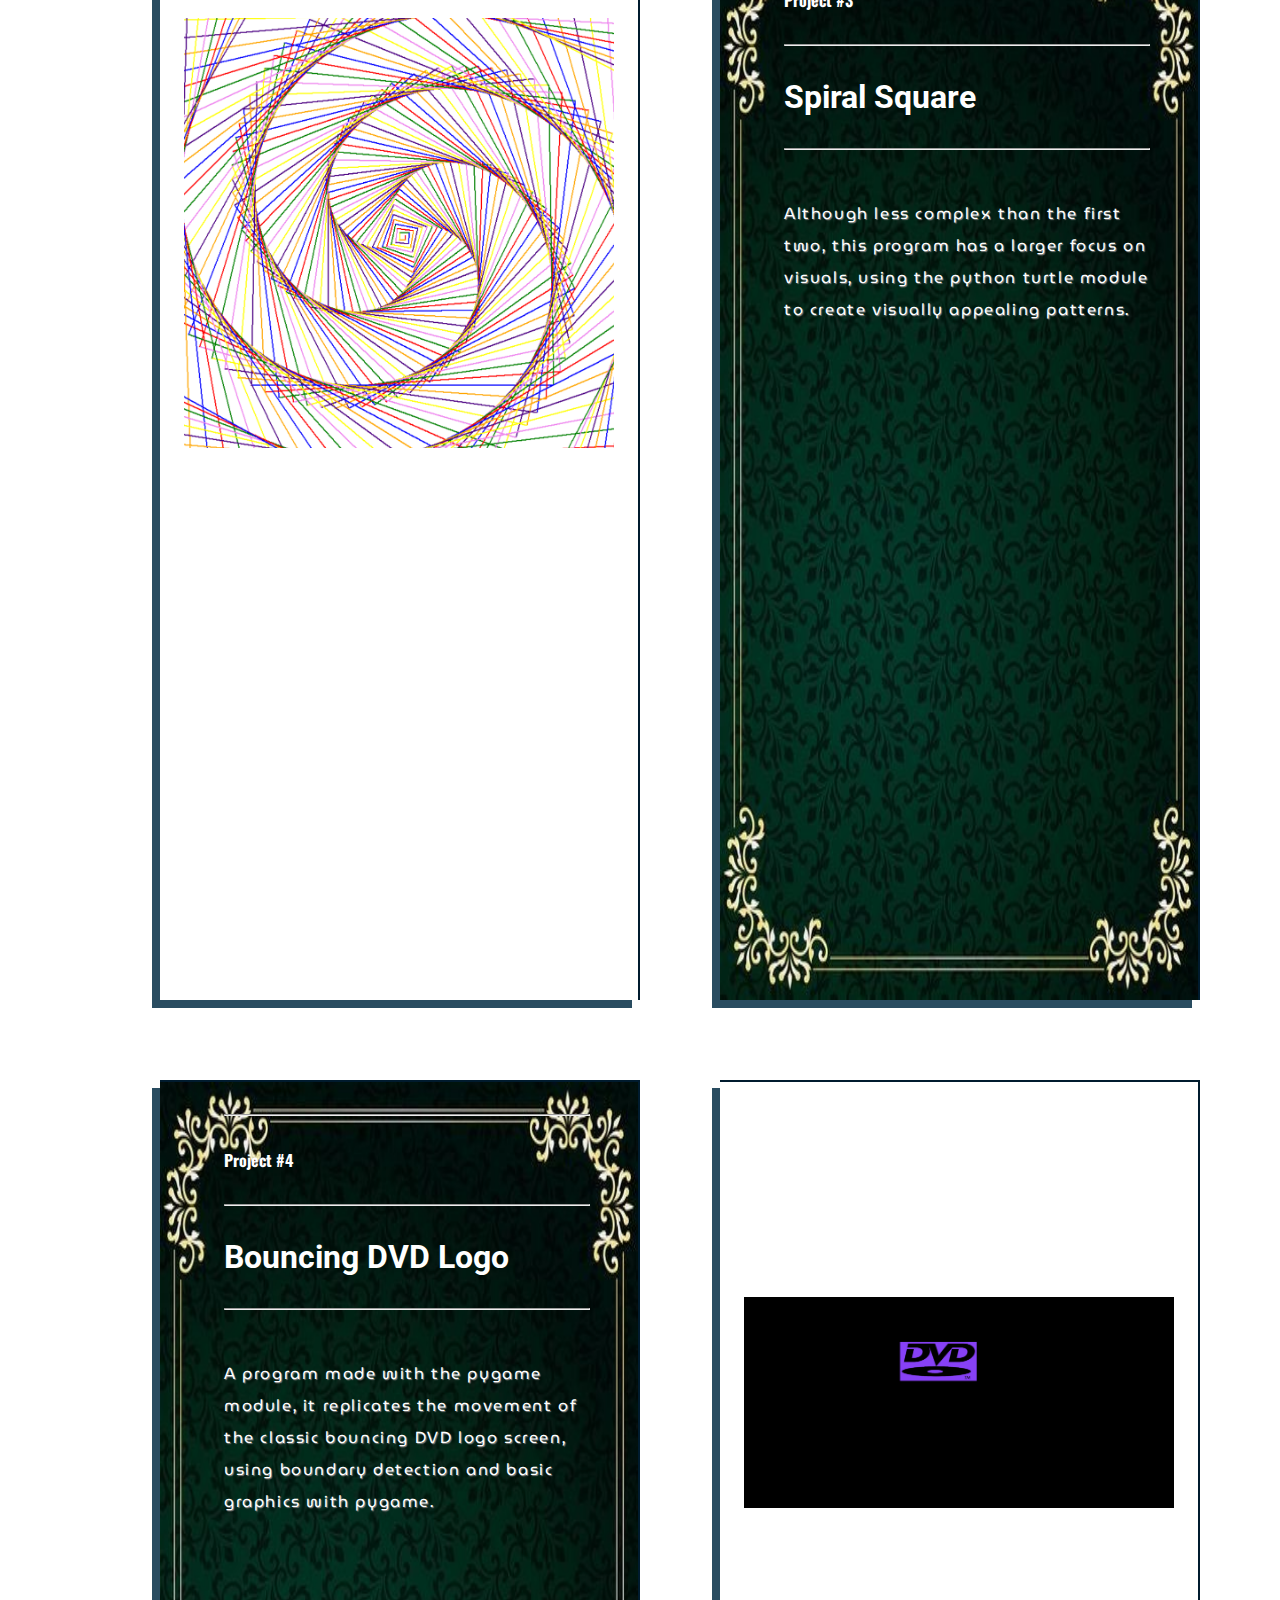
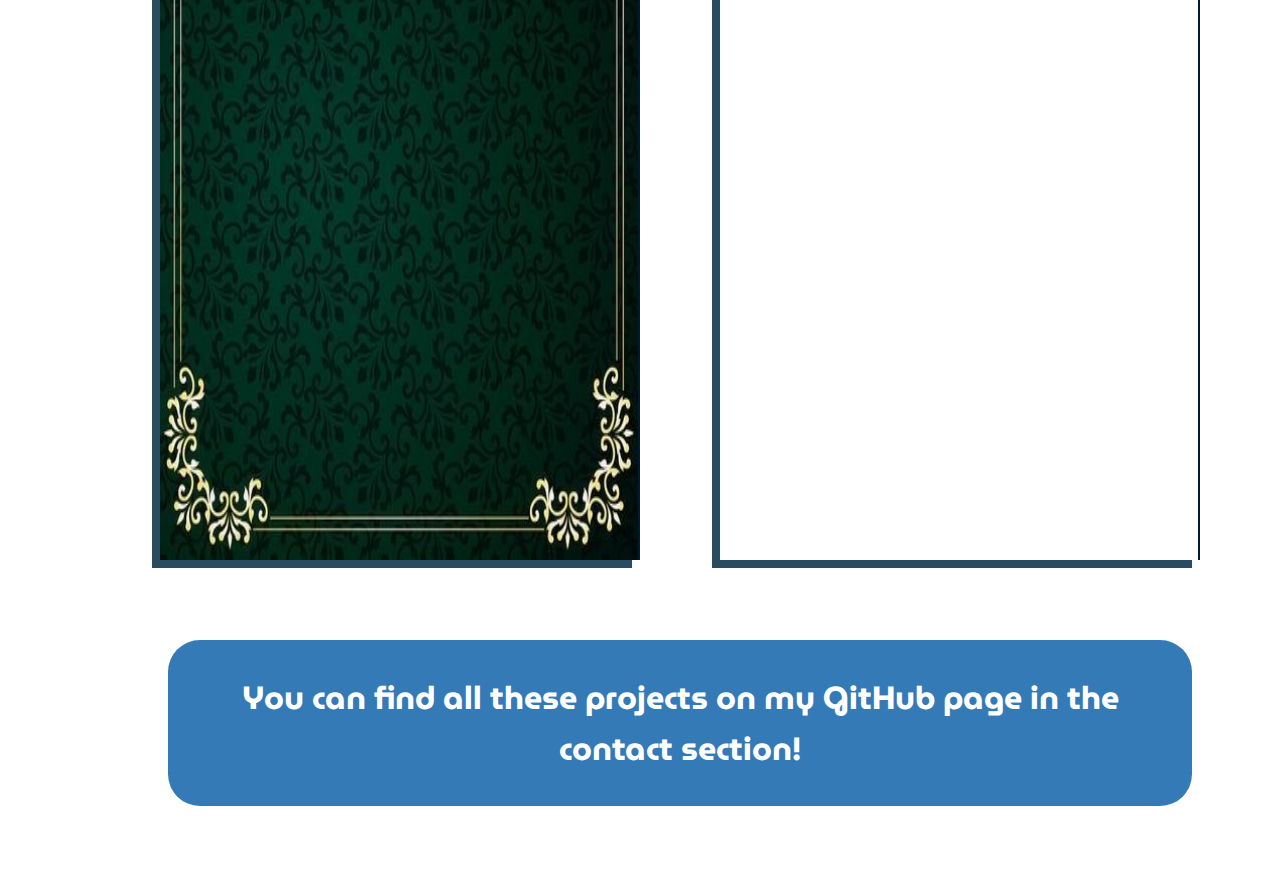
<file: projectspage.html>
<!DOCTYPE html>
<html lang="en">

<head>
  <meta charset="UTF-8" />
  <meta name="viewport" content="width=device-width, initial-scale=1.0" />
  <title>Samuel Soon - Projects</title>
  <link rel="stylesheet" href="projectspagestyle.css" />
  <!-- Google Fonts -->
  <link href="https://fonts.googleapis.com/css2?family=MuseoModerno&family=Playfair+Display&display=swap"
    rel="stylesheet" />
  <link href="https://fonts.googleapis.com/css2?family=Lato:wght@900&family=Oswald&family=Source+Sans+Pro&display=swap"
    rel="stylesheet" />
  <link href="https://fonts.googleapis.com/css2?family=Roboto:wght@300;500&display=swap" rel="stylesheet" />
</head>

<body>
  <nav class="navbar">
    <ul class="navbar-nav">
      <!-- LOGO -->
      <li class="logo">
        <h1 class="nav-link" id="navigation">
          <span class="link-text">Navigation</span>
          <svg viewBox="0 0 16 16" class="bi bi-arrow-right-circle" fill="currentColor"
            xmlns="http://www.w3.org/2000/svg">
            <path fill-rule="evenodd" d="M8 15A7 7 0 1 0 8 1a7 7 0 0 0 0 14zm0 1A8 8 0 1 0 8 0a8 8 0 0 0 0 16z" />
            <path fill-rule="evenodd"
              d="M7.646 11.354a.5.5 0 0 1 0-.708L10.293 8 7.646 5.354a.5.5 0 1 1 .708-.708l3 3a.5.5 0 0 1 0 .708l-3 3a.5.5 0 0 1-.708 0z" />
            <path fill-rule="evenodd" d="M4.5 8a.5.5 0 0 1 .5-.5h5a.5.5 0 0 1 0 1H5a.5.5 0 0 1-.5-.5z" />
          </svg>
        </h1>
      </li>
      <!-- HOME -->
      <li class="nav-item">
        <a href="index.html" class="nav-link">
          <svg viewBox="0 0 16 16" class="bi bi-house-door-fill" fill="currentColor" xmlns="http://www.w3.org/2000/svg">
            <path
              d="M6.5 10.995V14.5a.5.5 0 0 1-.5.5H2a.5.5 0 0 1-.5-.5v-7a.5.5 0 0 1 .146-.354l6-6a.5.5 0 0 1 .708 0l6 6a.5.5 0 0 1 .146.354v7a.5.5 0 0 1-.5.5h-4a.5.5 0 0 1-.5-.5V11c0-.25-.25-.5-.5-.5H7c-.25 0-.5.25-.5.495z" />
            <path fill-rule="evenodd" d="M13 2.5V6l-2-2V2.5a.5.5 0 0 1 .5-.5h1a.5.5 0 0 1 .5.5z" />
          </svg>
          <span class="link-text">Home</span>
        </a>
      </li>
      <!-- ABOUT -->
      <li class="nav-item">
        <a href="aboutpage.html" class="nav-link">
          <svg viewBox="0 0 16 16" class="bi bi-info-circle-fill" fill="currentColor"
            xmlns="http://www.w3.org/2000/svg">
            <path fill-rule="evenodd"
              d="M8 16A8 8 0 1 0 8 0a8 8 0 0 0 0 16zm.93-9.412l-2.29.287-.082.38.45.083c.294.07.352.176.288.469l-.738 3.468c-.194.897.105 1.319.808 1.319.545 0 1.178-.252 1.465-.598l.088-.416c-.2.176-.492.246-.686.246-.275 0-.375-.193-.304-.533L8.93 6.588zM8 5.5a1 1 0 1 0 0-2 1 1 0 0 0 0 2z" />
          </svg>
          <span class="link-text">About</span>
        </a>
      </li>
      <!-- PROJECTS -->
      <li class="nav-item">
        <a href="projectspage.html" class="nav-link">
          <svg viewBox="0 0 16 16" class="bi bi-cpu-fill" fill="currentColor" xmlns="http://www.w3.org/2000/svg">
            <path fill-rule="evenodd"
              d="M5.5.5a.5.5 0 0 0-1 0V2A2.5 2.5 0 0 0 2 4.5H.5a.5.5 0 0 0 0 1H2v1H.5a.5.5 0 0 0 0 1H2v1H.5a.5.5 0 0 0 0 1H2v1H.5a.5.5 0 0 0 0 1H2A2.5 2.5 0 0 0 4.5 14v1.5a.5.5 0 0 0 1 0V14h1v1.5a.5.5 0 0 0 1 0V14h1v1.5a.5.5 0 0 0 1 0V14h1v1.5a.5.5 0 0 0 1 0V14a2.5 2.5 0 0 0 2.5-2.5h1.5a.5.5 0 0 0 0-1H14v-1h1.5a.5.5 0 0 0 0-1H14v-1h1.5a.5.5 0 0 0 0-1H14v-1h1.5a.5.5 0 0 0 0-1H14A2.5 2.5 0 0 0 11.5 2V.5a.5.5 0 0 0-1 0V2h-1V.5a.5.5 0 0 0-1 0V2h-1V.5a.5.5 0 0 0-1 0V2h-1V.5zm1 4.5A1.5 1.5 0 0 0 5 6.5v3A1.5 1.5 0 0 0 6.5 11h3A1.5 1.5 0 0 0 11 9.5v-3A1.5 1.5 0 0 0 9.5 5h-3zm0 1a.5.5 0 0 0-.5.5v3a.5.5 0 0 0 .5.5h3a.5.5 0 0 0 .5-.5v-3a.5.5 0 0 0-.5-.5h-3z" />
          </svg>
          <span class="link-text">Projects</span>
        </a>
      </li>
      <!-- CONTACT -->
      <li class="nav-item">
        <a href="contactpage.html" class="nav-link">
          <svg viewBox="0 0 16 16" class="bi bi-person-lines-fill" fill="currentColor"
            xmlns="http://www.w3.org/2000/svg">
            <path fill-rule="evenodd"
              d="M1 14s-1 0-1-1 1-4 6-4 6 3 6 4-1 1-1 1H1zm5-6a3 3 0 1 0 0-6 3 3 0 0 0 0 6zm7 1.5a.5.5 0 0 1 .5-.5h2a.5.5 0 0 1 0 1h-2a.5.5 0 0 1-.5-.5zm-2-3a.5.5 0 0 1 .5-.5h4a.5.5 0 0 1 0 1h-4a.5.5 0 0 1-.5-.5zm0-3a.5.5 0 0 1 .5-.5h4a.5.5 0 0 1 0 1h-4a.5.5 0 0 1-.5-.5zm2 9a.5.5 0 0 1 .5-.5h2a.5.5 0 0 1 0 1h-2a.5.5 0 0 1-.5-.5z" />
          </svg>
          <span class="link-text">Contact</span>
        </a>
      </li>
    </ul>
  </nav>
  <main>
    <header>
      <div class="page-banner">
        <div class="header-text">
          <h1>Projects</h1>
        </div>
        <div class="gradient-block"></div>
      </div>
    </header>

    <section>
      <div class="wrapper">
        <div class="image-1"><img src="./images/minimax.png" alt="" /></div>
        <div class="project-desc">
          <hr class="line" />
          <h2>
            Project #1
          </h2>
          <hr class="short" />
          <h3>
            Tic-Tac-Toe AI
          </h3>
          <hr class="short" />
          <p>
            This program is a game of Tic-Tac-Toe played against enemy players
            of varying degrees, from other humans, to expert AI bots that make
            use of the complex minimax algorithm. The way the bot is coded
            allows it to calculate the heuristic value of every single
            possible outcome of the game and determine what the most optimal
            move to make is. Using concepts like recursion, classes and
            objects, almost 200,000 outcomes of the game are calculated.
          </p>
        </div>
        <div class="project-desc">
          <hr class="long" />

          <h2>Project #2</h2>
          <hr class="short" />

          <h3>Recursive Fractal Drawer</h3>
          <hr class="short" />

          <p>
            This program makes use of the concept of recursion to draw Y-tree
            fractals with varying base angles.
          </p>
          <p>
            Fractal: A curve or geometrical figure, each part of which has the
            same statistical character as the whole. They are useful in
            modelling structures (such as snowflakes) in which similar
            patterns recur at progressively smaller scales.
          </p>
        </div>
        <div class="image-2"><img src="./images/fractal.png" alt="" /></div>
        <div class="image-3"><img src="./images/spiral.png" alt="" /></div>
        <div class="project-desc">
          <hr class="long" />
          <h2>Project #3</h2>
          <hr class="short" />
          <h3>Spiral Square</h3>
          <hr class="short" />
          <p>
            Although less complex than the first two, this program has a
            larger focus on visuals, using the python turtle module to create
            visually appealing patterns.
          </p>
        </div>
        <div class="project-desc">
          <hr class="long" />
          <h2>Project #4</h2>
          <hr class="short" />
          <h3>Bouncing DVD Logo</h3>
          <hr class="short" />
          <p>
            A program made with the pygame module, it replicates the movement
            of the classic bouncing DVD logo screen, using boundary detection
            and basic graphics with pygame.
          </p>
        </div>
        <div class="image-4"><img src="./images/dvdlogo.gif" alt="" /></div>
      </div>
    </section>
    <h2 id="footertext">You can find all these projects on my GitHub page in the contact section!</h2>
  </main>
</body>

</html>
</file>
<file: indexstyle.css>
* {
  margin: 0;
  padding: 0;
}

:root {
  font-size: 16px;
  font-family: "Playfair Display";
  --primary-bg: rgb(0, 27, 46);
  --secondary-bg: rgb(41, 76, 96);
  --tertiary-bg: rgb(51, 122, 183);
  overflow-x: hidden;
}

body::-webkit-scrollbar {
  width: 0.5rem;
}

body::-webkit-scrollbar-track {
  background: var(--secondary-bg);
}

body::-webkit-scrollbar-thumb {
  background: var(--primary-bg);
}

.navbar {
  z-index: 2;
  width: 5rem;
  height: 100vh;
  background: var(--primary-bg);
  position: fixed;
  transition: width 200ms ease;
}

.navbar-nav {
  list-style: none;
  padding: 0;
  margin: 0;
  display: flex;
  flex-direction: column;
  align-items: center;
}

.logo {
  display: flex;
  height: 5rem;
  align-items: center;
  margin: 0 1.5rem;
  color: white;
  letter-spacing: 0.1rem;
  font-size: 1.1rem;
  text-transform: uppercase;
  width: 100%;
}

.logo svg {
  width: 2rem;
  min-width: 2rem;
  transform: rotate(0deg);
  transition: all 300ms linear;
}

.navbar:hover .logo svg {
  transform: rotate(180deg);
}

.nav-item {
  width: 100%;
}

.nav-link {
  display: flex;
  align-items: center;
  height: 5rem;
  color: white;
  text-decoration: none;
  transition: all 200ms ease;
  max-width: 5rem;
}

.nav-link svg {
  min-width: 2rem;
  margin: 0 1.5rem;
}

.nav-link:hover svg {
  color: rgb(233, 196, 106);
}

.nav-link:hover {
  background: var(--secondary-bg);
}

.navbar:hover {
  width: 16rem;
}

.navbar:hover svg {
  width: 2rem;
}

.navbar:hover .link-text {
  display: block;
}

.link-text {
  display: none;
}

main {
  margin-left: 5rem;
}

.page-banner {
  background: url(./images/page-banner.jpg) center/cover fixed no-repeat;
  width: 100%;
  height: 100vh;
}

.header-text {
  position: relative;
  text-align: center;
  top: 40%;
  font-family: "MuseoModerno";
  text-shadow: 2px 2px 2px var(--secondary-bg);
}

.header-text h1 {
  font-size: 6rem;
}

.header-text h2 {
  font-size: 2.5rem;
}

.gradient-block {
  width: 100%;
  height: 8rem;
  background: linear-gradient(rgba(41, 76, 96, 0), var(--primary-bg));
  position: absolute;
  top: calc(100vh - 8rem);
}

.wrapper {
  margin: 6rem;
  display: grid;
  grid-template-columns: 3fr 2fr;
  padding: 2rem;
  grid-gap: 1rem;
  border: 2px solid var(--secondary-bg);
}

.wrapper > img {
  object-fit: cover;
  width: 100%;
  height: 100vh;
}

.home-about-text1 {
  padding: 1rem 4rem 1 rem 0px;
  box-sizing: border-box;
  font-weight: bold;
}

.home-about-text1 > h2 {
  margin: 1.5rem 0px;
  font-family: "Oswald";
  font-size: 2.5rem;
  font-weight: lighter;
}

.home-about-text1 h3 {
  font-family: "Lato";
  margin-top: 1rem;
  margin-bottom: 2.5rem;
  letter-spacing: 0.15rem;
}

.home-about-text1 p {
  margin-top: 1rem;
  line-height: 1.5rem;
  word-spacing: 0.5rem;
}

.small {
  max-width: 2rem;
  background: red;
  height: 2px;
}
</file>
<file: aboutpagestyle.css>
* {
  margin: 0;
  padding: 0;
}

:root {
  font-size: 16px;
  font-family: "Playfair Display";
  --primary-bg: rgb(0, 27, 46);
  --secondary-bg: rgb(41, 76, 96);
  --tertiary-bg: rgb(51, 122, 183);
  overflow-x: hidden;
}

body::-webkit-scrollbar {
  width: 0.5rem;
}

body::-webkit-scrollbar-track {
  background: var(--secondary-bg);
}

body::-webkit-scrollbar-thumb {
  background: var(--primary-bg);
}

.navbar {
  z-index: 2;
  width: 5rem;
  height: 100vh;
  background: var(--primary-bg);
  position: fixed;
  transition: width 200ms ease;
}

.navbar-nav {
  list-style: none;
  padding: 0;
  margin: 0;
  display: flex;
  flex-direction: column;
  align-items: center;
}

.logo {
  display: flex;
  height: 5rem;
  align-items: center;
  margin: 0 1.5rem;
  color: white;
  letter-spacing: 0.1rem;
  font-size: 1.1rem;
  text-transform: uppercase;
  width: 100%;
}

.logo svg {
  width: 2rem;
  min-width: 2rem;
  transform: rotate(0deg);
  transition: all 300ms linear;
}

.navbar:hover .logo svg {
  transform: rotate(180deg);
}

.nav-item {
  width: 100%;
}

.nav-link {
  display: flex;
  align-items: center;
  height: 5rem;
  color: white;
  text-decoration: none;
  transition: all 200ms ease;
  max-width: 5rem;
}

.nav-link svg {
  min-width: 2rem;
  margin: 0 1.5rem;
}

.nav-link:hover svg {
  color: rgb(233, 196, 106);
}

.nav-link:hover {
  background: var(--secondary-bg);
}

.navbar:hover {
  width: 16rem;
}

.navbar:hover svg {
  width: 2rem;
}

.navbar:hover .link-text {
  display: block;
}

.link-text {
  display: none;
}

main {
  margin-left: 5rem;
}

.page-banner {
  background: url(./images/page-banner.jpg) center/cover fixed no-repeat;
  width: 100%;
  height: 80vh;
}

.header-text {
  position: relative;
  text-align: center;
  top: 40%;
  font-family: "MuseoModerno";
  text-shadow: 2px 2px 2px var(--secondary-bg);
}

.header-text h1 {
  font-size: 5rem;
}

.gradient-block {
  width: 100%;
  height: 8rem;
  background: linear-gradient(rgba(41, 76, 96, 0), var(--primary-bg));
  position: absolute;
  top: calc(80vh - 8rem);
}

.dev-skills {
  text-align: center;
  background: var(--tertiary-bg);
  color: white;
  min-height: 70vh;
  font-family: "MuseoModerno";
}

.dev-skills > h2 {
  padding-top: 2rem;
}

.line {
  max-width: 8rem;
  background: white;
  margin: auto;
}

.skills {
  display: flex;
  align-items: center;
  flex-direction: row;
  justify-content: center;
  flex-wrap: wrap;
  color: white;
}

.skill-item {
  width: 14rem;
  height: 14rem;
  box-sizing: border-box;
  margin: 3rem;
}

.skill-icon {
  width: 40%;
  margin: 0.5rem auto;
  height: 40%;
  background: white;
  border-radius: 50%;
}

.skills img {
  width: 70%;
  height: 70%;
  padding-top: 15%;
  color: var(--tertiary-bg);
}

.skill-item h3 {
  font-size: 1.3rem;
}

.skill-item p {
  font-size: 0.9rem;
}

.wrapper img {
  object-fit: cover;
  width: 100%;
  height: 100%;
}

.wrapper {
  margin-top: 2rem;
  display: grid;
  grid-template-columns: 2fr 5fr;
  width: 80%;
  max-width: 900px;
  margin: 4rem auto;
  grid-gap: 3rem;
}

.wrapper > div {
  height: 100%;
  position: relative;
}

.wrapper > div::before {
  content: "";
  width: 100%;
  height: 100%;
  position: absolute;
  right: 1rem;
  bottom: 1rem;
  border: 2px solid var(--primary-bg);
  z-index: -2;
}

.wrapper > div::after {
  content: "";
  width: 100%;
  height: 100%;
  position: absolute;
  right: 0.5rem;
  bottom: 0.5rem;
  background: var(--secondary-bg);
  z-index: -1;
}

.box1 {
  grid-column: 1/3;
}

.box3 {
  grid-row: 2/4;
  grid-column: 2/3;
}

.tkd-header {
  background: rgb(51, 122, 183);
  height: 60vh;
  display: flex;
  align-items: center;
  color: white;
  font-family: "MuseoModerno";
}

.tkd-header img {
  width: 200px;
  height: 200px;
  margin: 5rem;
}

.tkd-header > div {
  margin: 4rem;
}

.tkd-header h2 {
  display: inline;
}

.line-sep {
  width: fit-content;
  margin-bottom: 3rem;
}

.tkd-image-grid {
  margin-top: 2rem;
  display: grid;
  grid-template-columns: 1fr 3fr;
  width: 80%;
  max-width: 900px;
  margin: 4rem auto;
  grid-gap: 3rem;
}

.tkd-image-grid img {
  width: 100%;
  height: 100%;
  object-fit: cover;
}

.tkd-image-grid > div {
  position: relative;
}

.tkd-box-3 {
  grid-row: 1/2;
  grid-column: 2/3;
}
.tkd-box-2 {
  grid-column: 1/3;
}

.tkd-image-grid > div::before {
  content: "";
  width: 100%;
  height: 100%;
  position: absolute;
  right: 1rem;
  bottom: 1rem;
  border: 2px solid var(--primary-bg);
  z-index: -2;
}

.tkd-image-grid > div::after {
  content: "";
  width: 100%;
  height: 100%;
  position: absolute;
  right: 0.5rem;
  bottom: 0.5rem;
  background: var(--secondary-bg);
  z-index: -1;
}

.scouts-header {
  background: rgb(51, 122, 183);
  height: 60vh;
  display: flex;
  align-items: center;
  color: white;
  font-family: "MuseoModerno";
}

.scouts-header img {
  width: 200px;
  height: 200px;
  margin: 5rem;
}

.scouts-header > div {
  margin: 4rem;
}

.scouts-header h2 {
  display: inline;
}

.line-sep {
  width: fit-content;
  margin-bottom: 3rem;
}

.scouts-image-grid {
  margin-top: 2rem;
  display: grid;
  grid-template-columns: 1fr 1fr;
  width: 80%;
  margin: 4rem auto;
  grid-gap: 3rem;
}

.scouts-image-grid img {
  width: 100%;
  height: 100%;
  object-fit: cover;
}

.scouts-image-grid > div {
  position: relative;
}

.scouts-image-grid > div::before {
  content: "";
  width: 100%;
  height: 100%;
  position: absolute;
  right: 1rem;
  bottom: 1rem;
  border: 2px solid var(--primary-bg);
  z-index: -2;
}

.scouts-image-grid > div::after {
  content: "";
  width: 100%;
  height: 100%;
  position: absolute;
  right: 0.5rem;
  bottom: 0.5rem;
  background: var(--secondary-bg);
  z-index: -1;
}

.scouts-box-1 {
  grid-row: 3/4;
  grid-column: 1/3;
}
</file>
<file: contactpagestyle.css>
* {
  margin: 0;
  padding: 0;
}

:root {
  font-size: 16px;
  font-family: "Playfair Display";
  --primary-bg: rgb(0, 27, 46);
  --secondary-bg: rgb(41, 76, 96);
  --tertiary-bg: rgb(51, 122, 183);
  max-width: 100vw;
  overflow-x: hidden;
}

body::-webkit-scrollbar {
  width: 0.5rem;
}

body::-webkit-scrollbar-track {
  background: var(--secondary-bg);
}

body::-webkit-scrollbar-thumb {
  background: var(--primary-bg);
}

.navbar {
  z-index: 2;
  width: 5rem;
  height: 100vh;
  background: var(--primary-bg);
  position: fixed;
  transition: width 200ms ease;
}

.navbar-nav {
  list-style: none;
  padding: 0;
  margin: 0;
  display: flex;
  flex-direction: column;
  align-items: center;
}

.logo {
  display: flex;
  height: 5rem;
  align-items: center;
  margin: 0 1.5rem;
  color: white;
  letter-spacing: 0.1rem;
  font-size: 1.1rem;
  text-transform: uppercase;
  width: 100%;
}

.logo svg {
  width: 2rem;
  min-width: 2rem;
  transform: rotate(0deg);
  transition: all 300ms linear;
}

.navbar:hover .logo svg {
  transform: rotate(180deg);
}

.nav-item {
  width: 100%;
}

.nav-link {
  display: flex;
  align-items: center;
  height: 5rem;
  color: white;
  text-decoration: none;
  transition: all 200ms ease;
}

.nav-link svg {
  min-width: 2rem;
  margin: 0 1.5rem;
}

.nav-link:hover svg {
  color: rgb(233, 196, 106);
}

.nav-link:hover {
  background: var(--secondary-bg);
}

.navbar:hover {
  width: 16rem;
}

.navbar:hover svg {
  width: 2.5rem;
}

.navbar:hover .link-text {
  display: block;
}

.link-text {
  display: none;
}

main {
  margin-left: 5rem;
  max-width: calc(100vw - 5rem);
}

.gradient-block {
  width: 100%;
  height: 8rem;
  background: linear-gradient(rgba(41, 76, 96, 0), var(--primary-bg));
  position: absolute;
  top: calc(80vh - 8rem);
}

.page-banner {
  background: url(./images/page-banner.jpg) center/cover fixed no-repeat;
  width: 100%;
  height: 80vh;
}

.header-text {
  position: relative;
  top: 40%;
  text-align: center;
  font-family: "MuseoModerno";
  text-shadow: 2px 2px 2px var(--secondary-bg);
}

.header-text h1 {
  line-height: 4rem;
  font-size: 5rem;
}

.contacts {
  width: 100%;
  display: flex;
  justify-content: center;
  align-items: center;
  height: 100vh;
}

.contacts > ul {
  position: relative;
  display: flex;
}

.contacts ul li {
  position: relative;
  display: flex;
  list-style: none;
  width: 8rem;
  height: 8rem;
  margin: 0 6rem;
  transform: rotate(-30deg) skew(25deg);
  background: white;
}

.contacts ul li:nth-child(1) span {
  background: rgb(155, 24, 79);
}

.contacts ul li:nth-child(2) span {
  background: rgb(189, 38, 18);
}

.contacts ul li:nth-child(3) span {
  background: rgb(9, 20, 31);
}

.contacts ul li:nth-child(4) span {
  background: rgb(15, 184, 0);
}

.contacts ul li span {
  position: absolute;
  width: 100%;
  height: 100%;
  background: #000000;
  transition: 0.5s;
  display: flex;
  align-items: center;
  justify-content: center;
  color: white;
  font-size: 2rem;
}

.contacts ul li:hover span:nth-child(4) {
  transform: translate(45px, -45px);
  opacity: 1;
}

.contacts ul li:hover span:nth-child(3) {
  transform: translate(30px, -30px);
  opacity: 0.8;
}

.contacts ul li:hover span:nth-child(2) {
  transform: translate(15px, -15px);
  opacity: 0.6;
}

.contacts ul li:hover span:nth-child(1) {
  transform: translate(0px, 0px);
  opacity: 0.4;
}
</file>
<file: projectspagestyle.css>
* {
  margin: 0;
  padding: 0;
}

:root {
  font-size: 16px;
  font-family: "Playfair Display";
  --primary-bg: rgb(0, 27, 46);
  --secondary-bg: rgb(41, 76, 96);
  --tertiary-bg: rgb(51, 122, 183);
  max-width: 100vw;
  overflow-x: hidden;
}

body::-webkit-scrollbar {
  width: 0.5rem;
}

body::-webkit-scrollbar-track {
  background: var(--secondary-bg);
}

body::-webkit-scrollbar-thumb {
  background: var(--primary-bg);
}

.navbar {
  z-index: 2;
  width: 5rem;
  height: 100vh;
  background: var(--primary-bg);
  position: fixed;
  transition: width 200ms ease;
}

.navbar-nav {
  list-style: none;
  padding: 0;
  margin: 0;
  display: flex;
  flex-direction: column;
  align-items: center;
}

.logo {
  display: flex;
  height: 5rem;
  align-items: center;
  margin: 0 1.5rem;
  color: white;
  letter-spacing: 0.1rem;
  font-size: 1.1rem;
  text-transform: uppercase;
  width: 100%;
}

.logo svg {
  width: 2rem;
  min-width: 2rem;
  transform: rotate(0deg);
  transition: all 300ms linear;
}

.navbar:hover .logo svg {
  transform: rotate(180deg);
}

.nav-item {
  width: 100%;
}

.nav-link {
  display: flex;
  align-items: center;
  height: 5rem;
  color: white;
  text-decoration: none;
  transition: all 200ms ease;
}

.nav-link svg {
  min-width: 2rem;
  margin: 0 1.5rem;
}

.nav-link:hover svg {
  color: rgb(233, 196, 106);
}

.nav-link:hover {
  background: var(--secondary-bg);
}

.navbar:hover {
  width: 16rem;
}

.navbar:hover svg {
  width: 2.5rem;
}

.navbar:hover .link-text {
  display: block;
}

.link-text {
  display: none;
}

main {
  margin-left: 5rem;
  max-width: calc(100vw - 5rem);
}

.gradient-block {
  width: 100%;
  height: 8rem;
  background: linear-gradient(rgba(41, 76, 96, 0), var(--primary-bg));
  position: absolute;
  top: calc(80vh - 8rem);
}

.page-banner {
  background: url(./images/page-banner.jpg) center/cover fixed no-repeat;
  width: 100%;
  height: 80vh;
}

.header-text {
  position: relative;
  top: 40%;
  text-align: center;
  font-family: "MuseoModerno";
  text-shadow: 2px 2px 2px var(--secondary-bg);
}

.header-text h1 {
  line-height: 4rem;
  font-size: 5rem;
}

.wrapper {
  display: grid;
  grid-template-columns: 1fr 1fr;
  grid-auto-rows: minmax(120vh, auto);
  position: relative;
  grid-gap: 5rem;
  margin: 5rem;
}

.wrapper > div {
  box-shadow: -0.5rem 0.5rem 0 var(--secondary-bg);
  border-right: 2px solid var(--primary-bg);
  border-top: 2px solid var(--primary-bg);
  box-sizing: border-box;
}

.wrapper img {
  width: 90%;
  object-fit: cover;
  margin-top: 20%;
  margin-left: 5%;
  align-content: center;
}

.image-4 img {
  margin-top: 45%;
}

.project-desc {
  padding: 2rem 3rem 2rem 4rem;
  color: white;
  background: url(./images/text-bg.jpg) no-repeat center;
  background-size: 100% 100%;
}

.project-desc h2 {
  font-size: 1rem;
  margin: 2rem 0;
  font-family: "Oswald";
}

.project-desc h3 {
  margin: 2rem 0;
  font-size: 2rem;
  font-family: "Roboto";
}

.project-desc p {
  font-family: "MuseoModerno";
  line-height: 2rem;
  letter-spacing: 0.1rem;
  margin: 3rem 0;
  text-shadow: 1px 1px 1px grey;
}

#footertext {
  text-align: center;
  font-family: "MuseoModerno";
  font-size: 2rem;
  background: var(--tertiary-bg);
  width: 80%;
  margin: 5rem auto;
  padding: 2rem;
  border-radius: 2rem;
  color: white;
}
</file>
